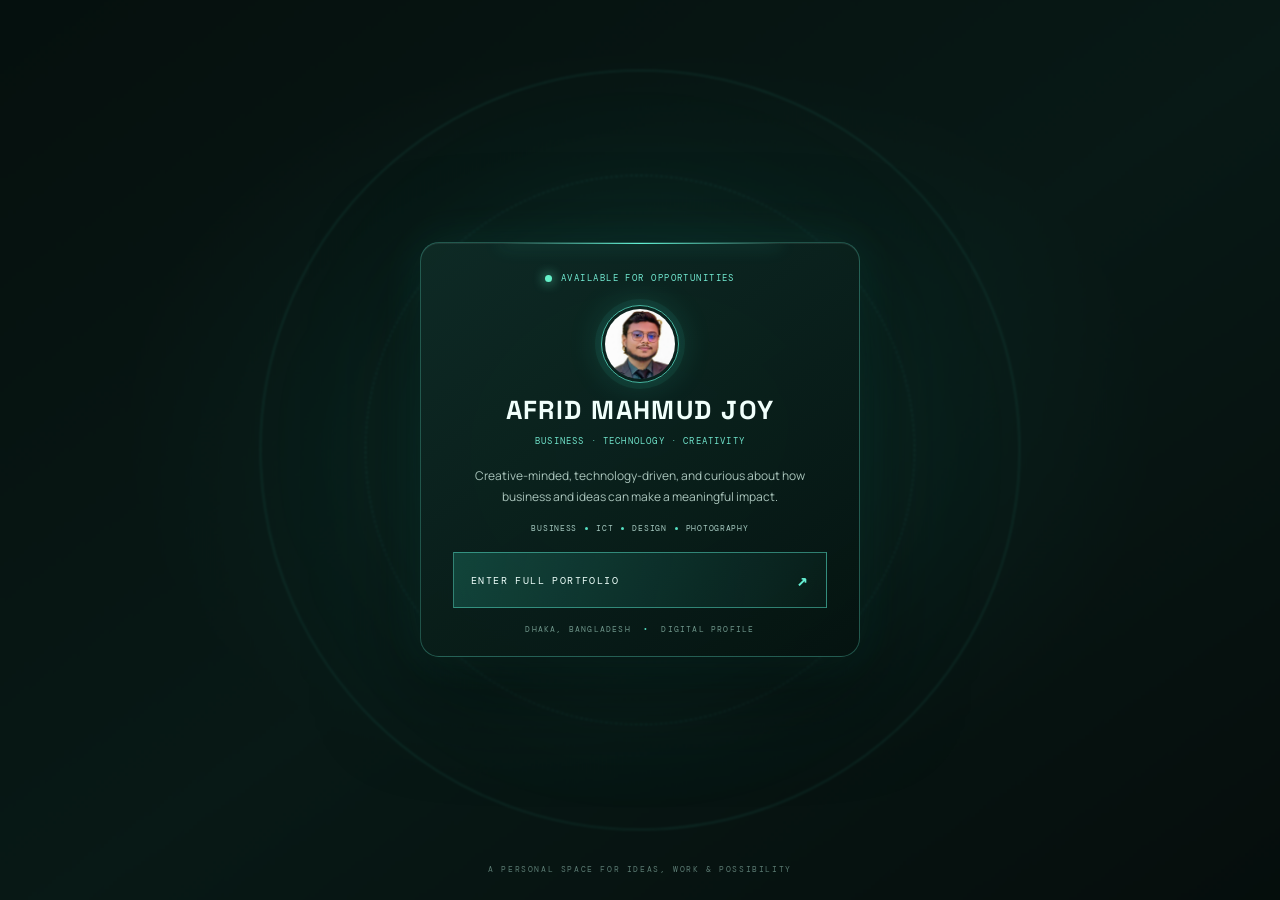
<file: afrid-personal-website-v5/index.html>
<!doctype html>
<html lang="en" data-theme="dark">
<head>
  <meta charset="utf-8">
  <meta name="viewport" content="width=device-width, initial-scale=1, viewport-fit=cover">
  <meta name="theme-color" content="#07110f">
  <meta name="description" content="Md. Afrid Mahmud Joy — Business, Technology and Creativity. Explore selected work, skills, education and experience.">
  <meta name="color-scheme" content="dark light">
  <meta property="og:title" content="Md. Afrid Mahmud Joy — Digital Portfolio">
  <meta property="og:description" content="Business · Technology · Creativity">
  <meta property="og:type" content="website">
  <title>Md. Afrid Mahmud Joy — Digital Portfolio</title>
  <link rel="preconnect" href="https://fonts.googleapis.com">
  <link rel="preconnect" href="https://fonts.gstatic.com" crossorigin>
  <link href="https://fonts.googleapis.com/css2?family=DM+Mono:wght@400;500&family=Manrope:wght@400;500;600;700;800&family=Space+Grotesk:wght@400;500;600;700&display=swap" rel="stylesheet">
  <link rel="stylesheet" href="styles.css">
  <script defer src="script.js"></script>
</head>
<body>
  <div class="flight-layer" id="flight-layer" aria-hidden="true"></div>
  <div class="ambient ambient-grid" aria-hidden="true"></div>
  <div class="ambient ambient-glow glow-one" aria-hidden="true"></div>
  <div class="ambient ambient-glow glow-two" aria-hidden="true"></div>
  <div class="ambient ambient-noise" aria-hidden="true"></div>
  <div class="cursor-dot" aria-hidden="true"></div>
  <div class="cursor-ring" aria-hidden="true"></div>

  <div class="preloader" id="preloader" aria-label="Loading portfolio">
    <div class="preloader-mark" aria-label="JOY"><span>J</span><span>O</span><span>Y</span></div>
    <p>INITIALIZING DIGITAL EXPERIENCE</p>
    <div class="preloader-track"><span id="load-progress"></span></div>
    <small id="load-label">LOADING 00%</small>
  </div>

  <section class="entry-screen" id="entry-screen" aria-labelledby="entry-name">
    <div class="entry-backdrop" aria-hidden="true">
      <div class="entry-orbit orbit-a"></div><div class="entry-orbit orbit-b"></div>
      <div class="entry-light"></div>
    </div>
    <div class="entry-card">
      <div class="entry-status" id="move-status"><span></span> AVAILABLE FOR OPPORTUNITIES</div>
      <img class="entry-photo" id="move-photo" src="assets/profile.jpg" alt="Portrait of Md. Afrid Mahmud Joy" fetchpriority="high">
      <h1 class="entry-name" id="move-name">AFRID MAHMUD JOY</h1>
      <p class="entry-role" id="move-role">BUSINESS · TECHNOLOGY · CREATIVITY</p>
      <p class="entry-intro" id="move-intro">Creative-minded, technology-driven, and curious about how business and ideas can make a meaningful impact.</p>
      <div class="entry-tags" id="move-tags"><span>BUSINESS</span><i></i><span>ICT</span><i></i><span>DESIGN</span><i></i><span>PHOTOGRAPHY</span></div>
      <button class="enter-button" id="enter-button" type="button">
        <span>ENTER FULL PORTFOLIO</span><b>↗</b>
      </button>
      <small class="entry-foot">DHAKA, BANGLADESH <span>•</span> DIGITAL PROFILE</small>
    </div>
    <div class="entry-hint">A PERSONAL SPACE FOR IDEAS, WORK & POSSIBILITY</div>
  </section>

  <div class="experience-shell" id="experience-shell" aria-hidden="true" tabindex="-1">
    <header class="site-header">
      <div class="header-main">
        <a class="identity" href="#home" data-go="0" aria-label="Return to home">
          <span class="avatar-slot" id="avatar-slot"></span>
          <span class="identity-copy"><strong id="name-slot"></strong><small id="role-slot"></small></span>
        </a>
        <div class="header-controls">
          <button class="icon-control theme-toggle" type="button" aria-label="Switch to light theme" aria-pressed="false" title="Switch theme"><span class="control-symbol theme-symbol">☼</span><span class="control-label theme-word">LIGHT</span></button>
          <button class="icon-control sound-toggle" type="button" aria-label="Turn sound effects on" aria-pressed="false" title="Sound effects"><span class="control-symbol sound-symbol">♪</span><span class="control-label sound-word">SOUND OFF</span></button>
        </div>
      </div>
      <nav class="quick-nav" aria-label="Jump to portfolio section">
        <button class="nav-item is-active" data-go="0">Home</button>
        <button class="nav-item" data-go="1">About</button>
        <button class="nav-item" data-go="2">Skills</button>
        <button class="nav-item" data-go="3">NUCB</button>
        <button class="nav-item" data-go="4">Experience</button>
        <button class="nav-item" data-go="5">Leadership</button>
        <button class="nav-item" data-go="6">Diploma</button>
        <button class="nav-item" data-go="7">Projects</button>
        <button class="nav-item" data-go="8">Education</button>
        <button class="nav-item" data-go="9">Credentials</button>
        <button class="nav-item" data-go="10">Turquoise</button>
        <button class="nav-item" data-go="11">Contact</button>
      </nav>
    </header>

    <main class="scene-stage" id="scene-stage">
      <section class="scene scene-home is-active" id="home" data-scene="0" aria-label="Home">
        <div class="scene-inner home-layout">
          <div class="home-copy">
            <div class="hero-status-slot" id="status-slot"></div>
            <p class="eyebrow">A MULTIDISCIPLINARY CREATIVE PROFILE <span>/</span> DHAKA, BANGLADESH</p>
            <h2 class="hero-title">Ideas into<br><em>impact.</em></h2>
            <div class="hero-intro-slot" id="intro-slot"></div>
            <div class="hero-tags-slot" id="tags-slot"></div>
            <div class="hero-actions">
              <button class="primary-action" data-go="7">EXPLORE SELECTED WORK <span>↗</span></button>
              <a class="secondary-action" href="assets/cv.pdf" target="_blank" rel="noopener">VIEW CURRICULUM VITAE <span>↗</span></a>
            </div>
          </div>
          <div class="hero-art" aria-label="Abstract turquoise digital identity artwork">
            <div class="art-grid"></div>
            <div class="art-orbit art-orbit-1"></div><div class="art-orbit art-orbit-2"></div><div class="art-orbit art-orbit-3"></div>
            <div class="art-core"><div class="core-ring"></div><div class="core-monogram">J<span>•</span>Y</div><small>IDEAS / PEOPLE / POSSIBILITY</small></div>
            <div class="art-label label-top">CREATIVE SYSTEM <b>05</b></div>
            <div class="art-label label-bottom">BUSINESS × TECHNOLOGY × CREATIVITY</div>
            <div class="floating-note note-a"><span>↗</span><small>THINK<br>FORWARD</small></div>
            <div class="floating-note note-b"><span>{ }</span><small>MAKE<br>USEFUL</small></div>
          </div>
          <div class="home-bottom"><span>SCROLL OR USE THE NAVIGATION TO EXPLORE</span><span class="bottom-line"></span><span>01 <b>/</b> 12</span></div>
        </div>
      </section>

      <section class="scene" id="about" data-scene="1" aria-label="About">
        <div class="scene-inner">
          <div class="section-heading">
            <div><p class="section-kicker">01 / THE PERSON</p><h2>Curious by nature.<br><span>Creative by choice.</span></h2></div>
            <p class="section-lead">A blend of creative execution, communication, technical learning and a growing interest in business analytics.</p>
          </div>
          <div class="about-layout">
            <div class="about-statement">
              <div class="quote-mark">“</div>
              <p>I connect creative thinking with practical execution — bringing ideas to life through design, communication and technology.</p>
              <small>MY WORKING PHILOSOPHY</small>
            </div>
            <div class="about-copy">
              <p>My journey has grown through freelance design projects, teaching, college clubs and collaborative initiatives. I enjoy learning by doing, taking responsibility and finding thoughtful ways to solve problems.</p>
              <p>I'm especially interested in the space where business strategy, digital tools and analytical thinking meet — and in how thoughtful ideas can become meaningful experiences.</p>
              <p>Outside work, I enjoy photography, sketching, learning about technology and exploring stories through films and books.</p>
              <div class="about-facts"><span>BASED IN <b>DHAKA, BANGLADESH</b></span><span>INTERESTS <b>BUSINESS / ICT / DESIGN</b></span></div>
            </div>
          </div>
          <div class="stat-row">
            <article><strong>7<span>+</span></strong><small>YEARS OF CREATIVE EXPERIENCE</small></article>
            <article><strong>100<span>+</span></strong><small>PROJECTS COMPLETED</small></article>
            <article><strong>03</strong><small>CONNECTED INTERESTS</small></article>
            <article><strong>∞</strong><small>IDEAS TO EXPLORE</small></article>
          </div>
        </div>
      </section>

      <section class="scene scene-skills" id="skills" data-scene="2" aria-label="Skills">
        <div class="scene-inner skills-layout">
          <div class="section-heading skills-heading">
            <div><p class="section-kicker">02 / MY TOOLKIT</p><h2>Skills in<br><span>motion.</span></h2></div>
            <p class="section-lead">Drag the orbit, swipe, or select a category to explore practical skills and learning foundations.</p>
          </div>
          <div class="skill-filters" id="skill-filters" aria-label="Filter skills"></div>
          <div class="skill-explorer">
            <div class="orbit-wrap" id="orbit-wrap" aria-label="Interactive rotating skills wheel">
              <div class="orbit-halo"></div><div class="orbit-ring-line"></div>
              <div class="orbit-nodes" id="orbit-nodes"></div>
              <div class="orbit-center">
                <span class="orbit-center-kicker" id="skill-category">SELECTED SKILL</span>
                <strong id="skill-name">Graphic Design</strong>
                <p id="skill-description">Visual communication through layout, typography, imagery and promotional design.</p>
                <small id="skill-context">PRACTICAL CREATIVE WORK</small>
              </div>
            </div>
            <div class="skill-side">
              <div class="skill-side-number"><span id="skill-number">01</span><i>/</i><span id="skill-total">28</span></div>
              <h3>Explore the toolkit.</h3>
              <p id="skill-evidence">Supported by practical creative work and collaborative projects. Formal certification is only shown when a verified document is available.</p>
              <div class="skill-buttons"><button id="skill-prev" type="button" aria-label="Previous skill">←</button><button id="skill-next" type="button" aria-label="Next skill">→</button></div>
              <span class="drag-hint">DRAG THE ORBIT / CLICK A SKILL</span>
            </div>
          </div>
        </div>
      </section>

      <section class="scene scene-nucb" id="nucb" data-scene="3" aria-label="NUCB">
        <div class="scene-inner nucb-layout">
          <div class="nucb-copy">
            <p class="section-kicker">03 / GLOBAL BUSINESS EDUCATION</p>
            <p class="nucb-overline">JAPAN <span>·</span> INTERNATIONAL PERSPECTIVE</p>
            <h2>Global BBA<br><em>bound for Japan.</em></h2>
            <h3>Nagoya University of Commerce and Business</h3>
            <p>Incoming Global BBA student for the April 2027 intake. Preparing to study international business, management, entrepreneurship, economics and marketing while exploring how technology and analytical thinking can support better decisions.</p>
            <div class="nucb-tags"><span>GLOBAL BUSINESS</span><span>CASE METHOD</span><span>BUSINESS ANALYTICS</span></div>
            <a class="text-action" href="https://www.nucba.ac.jp/english/" target="_blank" rel="noopener noreferrer">DISCOVER NUCB <span>↗</span></a>
          </div>
          <div class="nucb-visual">
            <div class="nucb-orbit nucb-orbit-a"></div><div class="nucb-orbit nucb-orbit-b"></div>
            <div class="nucb-seal"><span>NU</span><b>CB</b><small>NAGOYA · JAPAN</small></div>
            <div class="nucb-coordinate">35°10' N / 136°54' E</div>
            <div class="nucb-side-label">LEARN / CONNECT / BUILD</div>
          </div>
        </div>
      </section>

      <section class="scene" id="experience" data-scene="4" aria-label="Experience">
        <div class="scene-inner">
          <div class="section-heading">
            <div><p class="section-kicker">04 / WHAT I'VE DONE</p><h2>Experience &<br><span>involvement.</span></h2></div>
            <p class="section-lead">Roles and responsibilities that have shaped how I work, communicate and contribute.</p>
          </div>
          <div class="experience-grid">
            <article class="experience-card"><span class="card-index">01 / FREELANCE</span><div class="card-symbol">↗</div><h3>Freelance Graphic Designer</h3><p class="card-place">BD MART <span>·</span> Alberta, Canada</p><p>Social media content, catalogs, promotional campaigns and brand visuals.</p><small>DESIGN / DIGITAL CONTENT</small></article>
            <article class="experience-card"><span class="card-index">02 / FREELANCE</span><div class="card-symbol">✳</div><h3>Freelance Graphic Designer</h3><p class="card-place">Iqra Meat and Supermarket <span>·</span> Alberta, Canada</p><p>Flyers, promotional graphics and digital advertising creatives.</p><small>VISUAL COMMUNICATION</small></article>
            <article class="experience-card"><span class="card-index">03 / EDUCATION</span><div class="card-symbol">{ }</div><h3>ICT Teacher</h3><p class="card-place">Carbon Academy <span>·</span> Dhaka, Bangladesh</p><p>Taught ICT to Class 11 students and supported their learning.</p><small>TEACHING / ICT</small></article>
            <article class="experience-card"><span class="card-index">04 / VOLUNTEERING</span><div class="card-symbol">◎</div><h3>Assistant Patrol Leader & Graphic Designer</h3><p class="card-place">Red Crescent Youth <span>·</span> Government Titumir College Unit</p><p>Supported youth activities, team initiatives and visual communication.</p><small>COMMUNITY / TEAMWORK</small></article>
          </div>
        </div>
      </section>

      <section class="scene" id="leadership" data-scene="5" aria-label="Leadership and community">
        <div class="scene-inner">
          <div class="section-heading">
            <div><p class="section-kicker">05 / LEADERSHIP & COMMUNITY</p><h2>Beyond the<br><span>classroom.</span></h2></div>
            <p class="section-lead">Experiences built around teamwork, creative contribution and taking responsibility.</p>
          </div>
          <div class="leadership-list">
            <article><span class="leadership-no">01</span><div><small>VICE PRESIDENT</small><h3>Photography & Arts Club</h3><p>Sabujbagh Government College</p></div><span class="leadership-arrow">↗</span></article>
            <article><span class="leadership-no">02</span><div><small>VICE PRESIDENT · ADMINISTRATION & IT</small><h3>English Language Club</h3><p>Sabujbagh Government College</p></div><span class="leadership-arrow">↗</span></article>
            <article><span class="leadership-no">03</span><div><small>GRAPHIC DESIGNER</small><h3>Psychology Society</h3><p>Government Titumir College</p></div><span class="leadership-arrow">↗</span></article>
            <article><span class="leadership-no">04</span><div><small>ASSISTANT PATROL LEADER</small><h3>Red Crescent Youth</h3><p>Government Titumir College Unit</p></div><span class="leadership-arrow">↗</span></article>
          </div>
        </div>
      </section>

      <section class="scene scene-diploma" id="diploma" data-scene="6" aria-label="Technical diploma">
        <div class="scene-inner diploma-layout">
          <div class="diploma-copy">
            <p class="section-kicker">06 / TECHNICAL EDUCATION</p>
            <h2>Information &<br><span>Communication Technology.</span></h2>
            <p>A two-year, skills-oriented technical programme covering computing, software, networking and digital production.</p>
            <div class="diploma-badge"><span>ICT</span><div><b>TECHNICAL DIPLOMA</b><small>PURE INFORMATION TECHNOLOGY ENGINEERING TRAINING INSTITUTE BANGLADESH</small></div></div>
            <div class="diploma-facts"><div><small>DURATION</small><b>JAN 2024 – DEC 2025</b></div><div><small>PROGRAMME</small><b>2 YEARS</b></div><div><small>COURSE LOAD</small><b>80 CREDITS · 20 SUBJECTS</b></div></div>
            <p class="diploma-note">Academic grades are not displayed on this public profile. Document spaces will be linked when verified files are added.</p>
          </div>
          <div class="subjects-panel">
            <div class="subjects-head"><span>PROGRAMME SUBJECTS</span><b>20</b></div>
            <div class="subject-list" id="subject-list">
              <span>Computing Basics</span><span>Application Packages</span><span>Computer Programming</span><span>Database Management Systems</span><span>Professional English</span><span>CAD and Multimedia</span><span>Data Communication & Networks</span><span>Internet & Web Technology</span><span>System Analysis & Design</span><span>Project</span><span>Computer Fundamentals & Office Automation</span><span>Operating System (Windows & Linux)</span><span>Data Structure & Algorithm</span><span>Programming Business English</span><span>Graphics Designing</span><span>Programming With Visual Tools</span><span>Cloud Computing</span><span>Internet & Web Technology with Programming</span><span>Multimedia & CAD</span><span>Computer Applications</span>
            </div>
            <div class="subjects-foot">A COURSEWORK OVERVIEW — NOT A PROFESSIONAL CERTIFICATION CLAIM.</div>
          </div>
        </div>
      </section>

      <section class="scene scene-projects" id="work" data-scene="7" aria-label="Selected projects">
        <div class="scene-inner">
          <div class="section-heading project-heading">
            <div><p class="section-kicker">07 / SELECTED WORK</p><h2>Made with<br><span>intention.</span></h2></div>
            <p class="section-lead">A growing collection of design work, campaigns, community projects and creative experiments.</p>
          </div>
          <div class="project-filters" id="project-filters"><button class="filter-button is-active" data-filter="All">ALL WORK</button><button class="filter-button" data-filter="Design">DESIGN</button><button class="filter-button" data-filter="Digital">DIGITAL CONTENT</button><button class="filter-button" data-filter="Community">COMMUNITY</button></div>
          <div class="project-grid">
            <article class="project-card" data-category="Design"><div class="project-art art-brand"><span>BD</span><small>VISUAL SYSTEM / 01</small><i>↗</i></div><div class="project-meta"><span>BRAND & GRAPHIC DESIGN</span><b>01</b></div><h3>Brand visuals & campaigns</h3><p>Promotional graphics, catalog layouts and social content created for BD MART.</p><small class="asset-note">PROJECT PREVIEW ASSETS TO BE ADDED</small></article>
            <article class="project-card" data-category="Digital"><div class="project-art art-digital"><span>CONTENT</span><small>CREATIVE COMMUNICATION / 02</small><i>✳</i></div><div class="project-meta"><span>DIGITAL CONTENT</span><b>02</b></div><h3>Social content & promotions</h3><p>Flyers and digital advertising creatives developed for Iqra Meat and Supermarket.</p><small class="asset-note">PROJECT PREVIEW ASSETS TO BE ADDED</small></article>
            <article class="project-card" data-category="Community"><div class="project-art art-community"><span>TOGETHER</span><small>COMMUNITY / 03</small><i>◎</i></div><div class="project-meta"><span>COMMUNITY DESIGN</span><b>03</b></div><h3>Club & community projects</h3><p>Visual communication and creative contributions for student clubs and youth initiatives.</p><small class="asset-note">PROJECT PREVIEW ASSETS TO BE ADDED</small></article>
          </div>
          <p class="project-footnote">These cards describe work areas from the experience listed above. Original visual samples will be added when the matching project files are available.</p>
        </div>
      </section>

      <section class="scene" id="education" data-scene="8" aria-label="Education">
        <div class="scene-inner education-layout">
          <div class="section-heading">
            <div><p class="section-kicker">08 / ACADEMIC BACKGROUND</p><h2>Learning is a<br><span>continuum.</span></h2></div>
            <p class="section-lead">Academic and technical learning across business studies, psychology and information technology.</p>
          </div>
          <div class="education-timeline">
            <article><span class="education-year">2021</span><div class="timeline-dot"></div><div><small>SECONDARY SCHOOL CERTIFICATE · SCIENCE</small><h3>Ideal School & College</h3><p>Motijheel, Dhaka</p></div><b>SSC</b></article>
            <article><span class="education-year">2023</span><div class="timeline-dot"></div><div><small>HIGHER SECONDARY CERTIFICATE · BUSINESS STUDIES</small><h3>Sabujbagh Government College</h3><p>Dhaka, Bangladesh</p></div><b>HSC</b></article>
            <article><span class="education-year">2023–24</span><div class="timeline-dot"></div><div><small>PSYCHOLOGY STUDIES</small><h3>Government Titumir College</h3><p>Dhaka, Bangladesh</p></div><b>PSY</b></article>
            <article><span class="education-year">2027 →</span><div class="timeline-dot timeline-future"></div><div><small>INCOMING · GLOBAL BUSINESS ADMINISTRATION</small><h3>Nagoya University of Commerce and Business</h3><p>Nagoya, Japan · April 2027 intake</p></div><b>BBA</b></article>
          </div>
          <p class="education-note">Academic grades and language-test scores are intentionally not published on this portfolio.</p>
        </div>
      </section>

      <section class="scene" id="credentials" data-scene="9" aria-label="Credentials and recognition">
        <div class="scene-inner">
          <div class="section-heading">
            <div><p class="section-kicker">09 / LEARNING & RECOGNITION</p><h2>My journey,<br><span>documented.</span></h2></div>
            <p class="section-lead">Verified certificates, achievements and supporting documents belong here. Empty spaces are intentional until source files are added.</p>
          </div>
          <div class="credential-grid">
            <article><span>01</span><div class="credential-icon">◎</div><small>EXTRA-CURRICULAR ACTIVITIES</small><h3>Clubs & volunteering</h3><p>Club involvement, volunteering, leadership roles and event participation.</p><b>DOCUMENTS TO BE ADDED</b></article>
            <article><span>02</span><div class="credential-icon">✳</div><small>AWARDS & ACHIEVEMENTS</small><h3>Recognition</h3><p>Event achievements, organizing recognition and notable milestones.</p><b>DOCUMENTS TO BE ADDED</b></article>
            <article><span>03</span><div class="credential-icon">{ }</div><small>SKILL CERTIFICATIONS</small><h3>Training & learning</h3><p>Training certificates, workshops, courses and professional development.</p><a href="https://drive.google.com/drive/folders/10NMa6vzYUs70Mgr1zJuOoRrvjVai0hAB?usp=drive_link" target="_blank" rel="noopener noreferrer">OPEN CERTIFICATES FOLDER ↗</a></article>
            <article><span>04</span><div class="credential-icon">↗</div><small>SUPPORTING DOCUMENTS</small><h3>Selected evidence</h3><p>Additional documents for selected activities and technical education.</p><b>VERIFIED FILES ONLY</b></article>
          </div>
        </div>
      </section>

      <section class="scene scene-turquoise" id="turquoise" data-scene="10" aria-label="Turquoise venture">
        <div class="scene-inner turquoise-layout">
          <div class="turquoise-copy">
            <p class="section-kicker">10 / A PERSONAL VENTURE</p>
            <p class="founder-label">FOUNDER & CREATIVE LEAD</p>
            <h2>TURQUOISE<span>.</span></h2>
            <h3>A clothing and creative venture.</h3>
            <p>A space for ideas, identity and personal style — bringing together visual direction, brand thinking and creative experimentation.</p>
            <a class="text-action" href="https://www.facebook.com/yourturquoise" target="_blank" rel="noopener noreferrer">VISIT TURQUOISE ON FACEBOOK <span>↗</span></a>
          </div>
          <div class="turquoise-art" aria-label="Abstract turquoise brand artwork">
            <div class="turquoise-ring ring-one"></div><div class="turquoise-ring ring-two"></div>
            <div class="turquoise-wordmark">T<span>Q</span></div>
            <small>IDENTITY / FORM / EXPRESSION</small>
            <div class="turquoise-stamp">TURQUOISE<br>CREATIVE VENTURE</div>
          </div>
          <p class="turquoise-note">Brand logo, product visuals, campaigns and brand-story images will be added from the original source assets. This is a visual identity placeholder, not a product listing.</p>
        </div>
      </section>

      <section class="scene scene-contact" id="contact" data-scene="11" aria-label="Contact">
        <div class="scene-inner contact-layout">
          <div class="contact-topline"><p class="section-kicker">11 / START A CONVERSATION</p><span>OPEN TO MEANINGFUL CONNECTIONS</span></div>
          <h2>Have an idea?<br><em>Let's connect.</em></h2>
          <div class="contact-grid">
            <div class="contact-primary"><p>For collaborations, design projects, opportunities or a thoughtful conversation — reach out.</p><a class="email-link" href="mailto:afridmahmudjoy@gmail.com">afridmahmudjoy@gmail.com <span>↗</span></a><a class="cv-link" href="assets/cv.pdf" target="_blank" rel="noopener">VIEW CURRICULUM VITAE ↗</a></div>
            <div class="contact-links">
              <a href="https://wa.me/8801301918968" target="_blank" rel="noopener noreferrer"><span>WHATSAPP</span><b>↗</b></a>
              <a href="https://www.linkedin.com/in/afridmahmudjoy/" target="_blank" rel="noopener noreferrer"><span>LINKEDIN</span><b>↗</b></a>
              <a href="https://www.instagram.com/afridmahmud_joy/" target="_blank" rel="noopener noreferrer"><span>INSTAGRAM</span><b>↗</b></a>
              <a href="https://www.facebook.com/afrid.joy" target="_blank" rel="noopener noreferrer"><span>FACEBOOK</span><b>↗</b></a>
            </div>
          </div>
          <div class="contact-footer"><span>© <span id="year"></span> MD. AFRID MAHMUD JOY</span><span>MADE WITH INTENTION <i>✳</i></span><button id="back-home" type="button">BACK TO HOME ↑</button></div>
        </div>
      </section>
    </main>

    <div class="scene-controls">
      <button id="scene-prev" type="button" aria-label="Previous section">←</button>
      <div class="scene-progress"><span id="scene-progress-fill"></span></div>
      <span class="scene-counter"><b id="scene-current">01</b> / 12</span>
      <button id="scene-next" type="button" aria-label="Next section">→</button>
    </div>
    <div class="site-toast" id="site-toast" role="status" aria-live="polite"></div>
  </div>
</body>
</html>
</file>
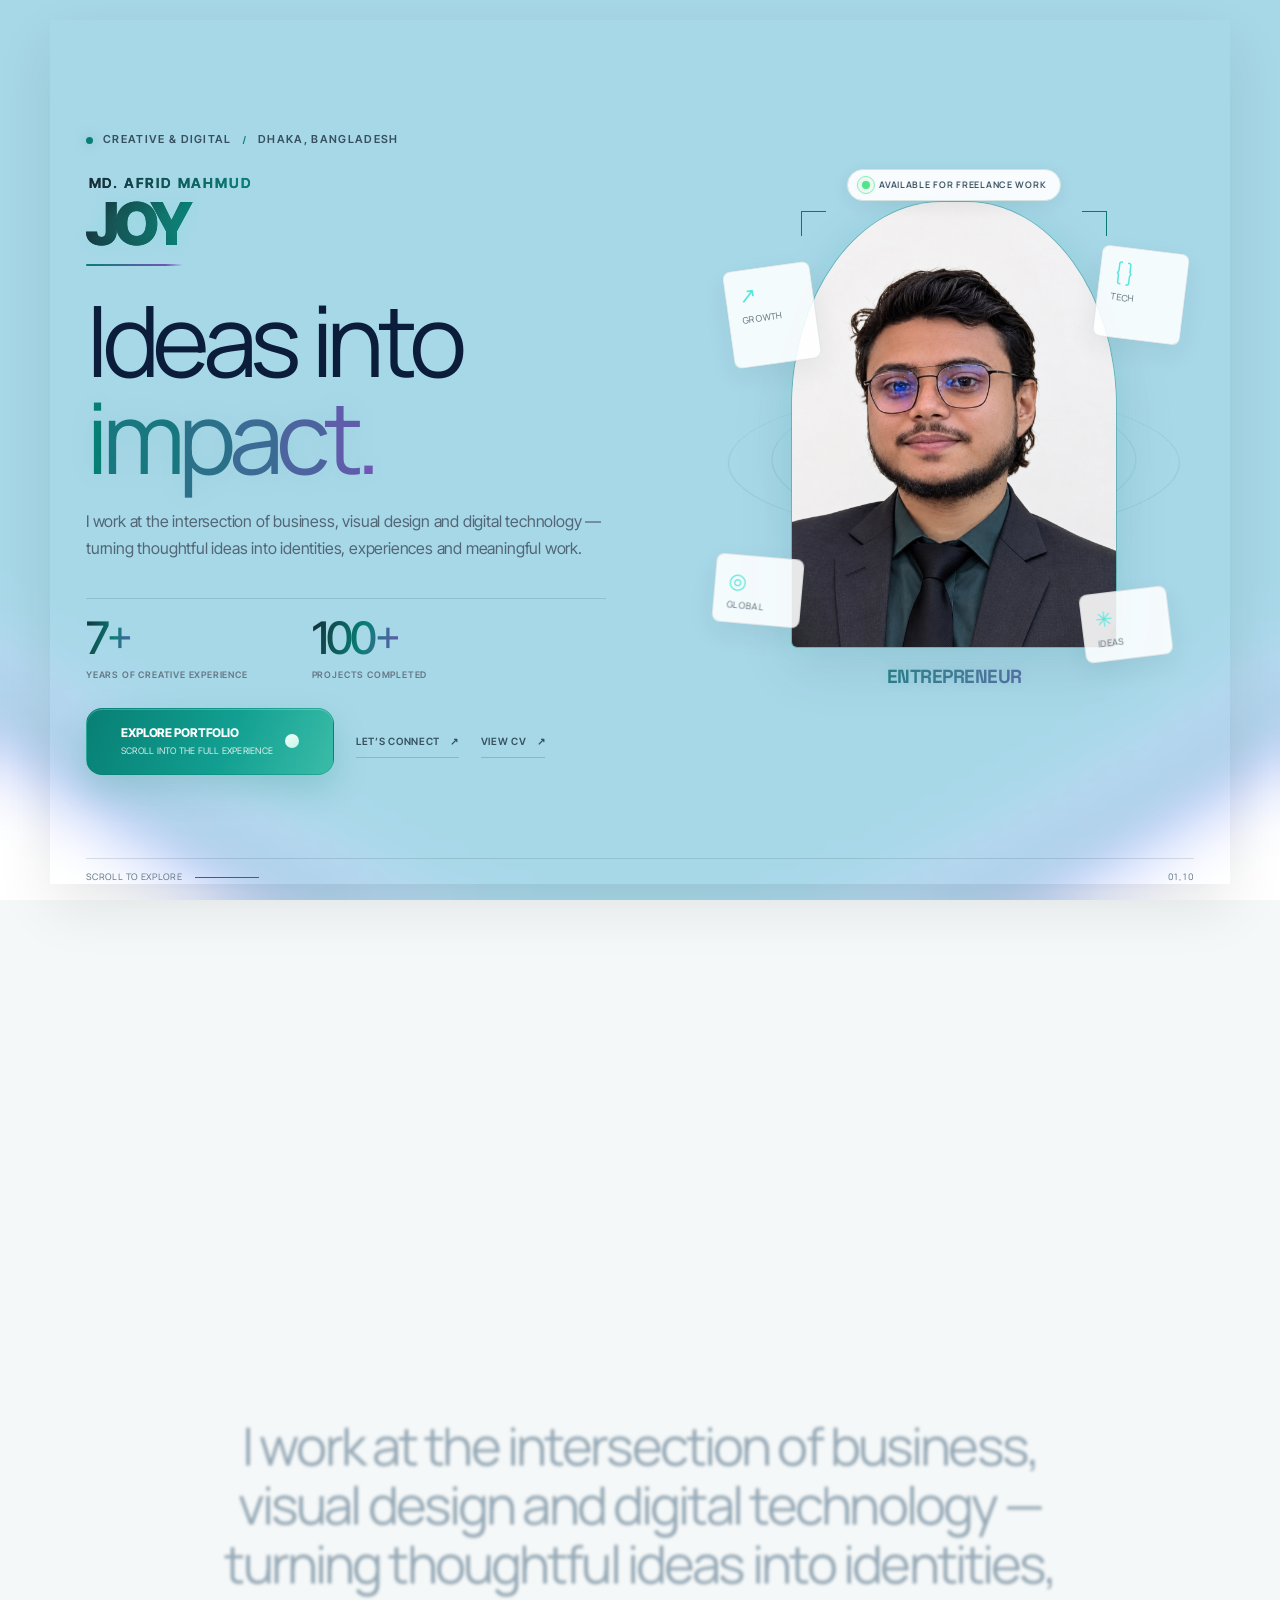
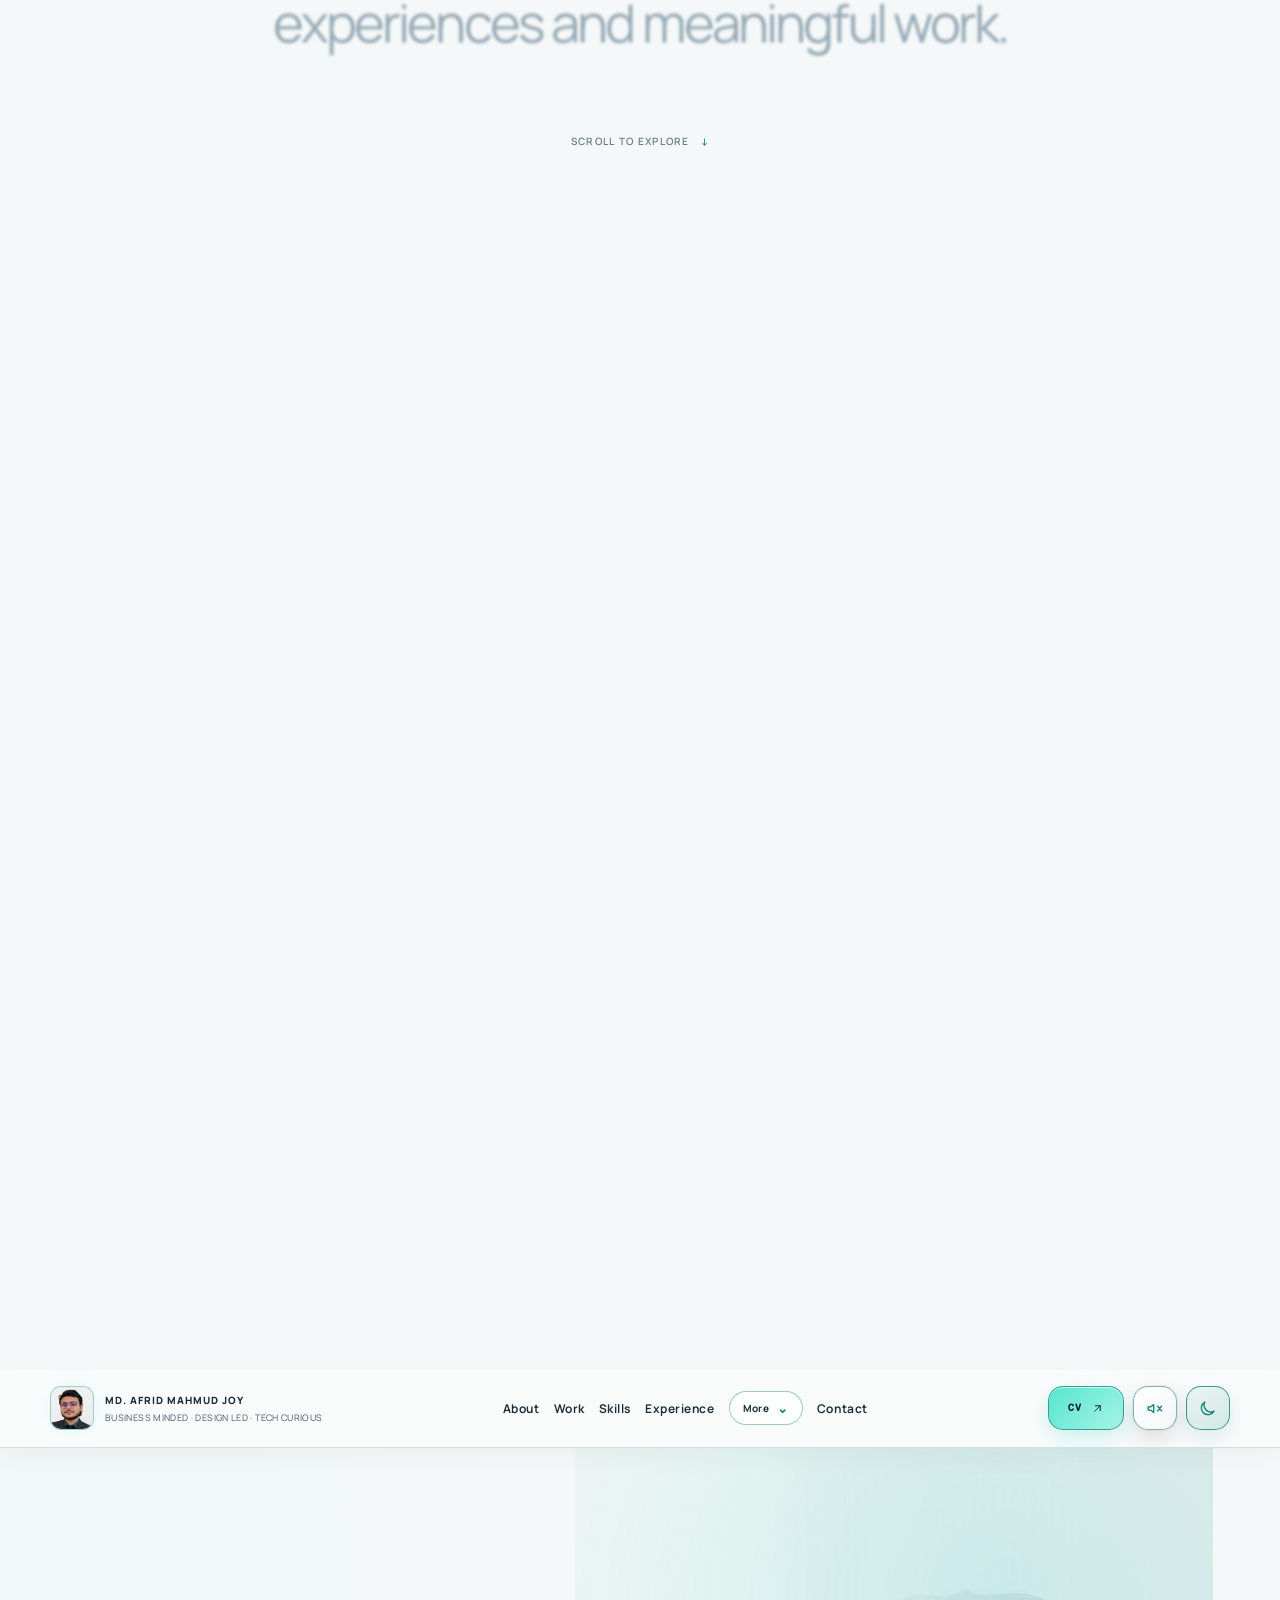
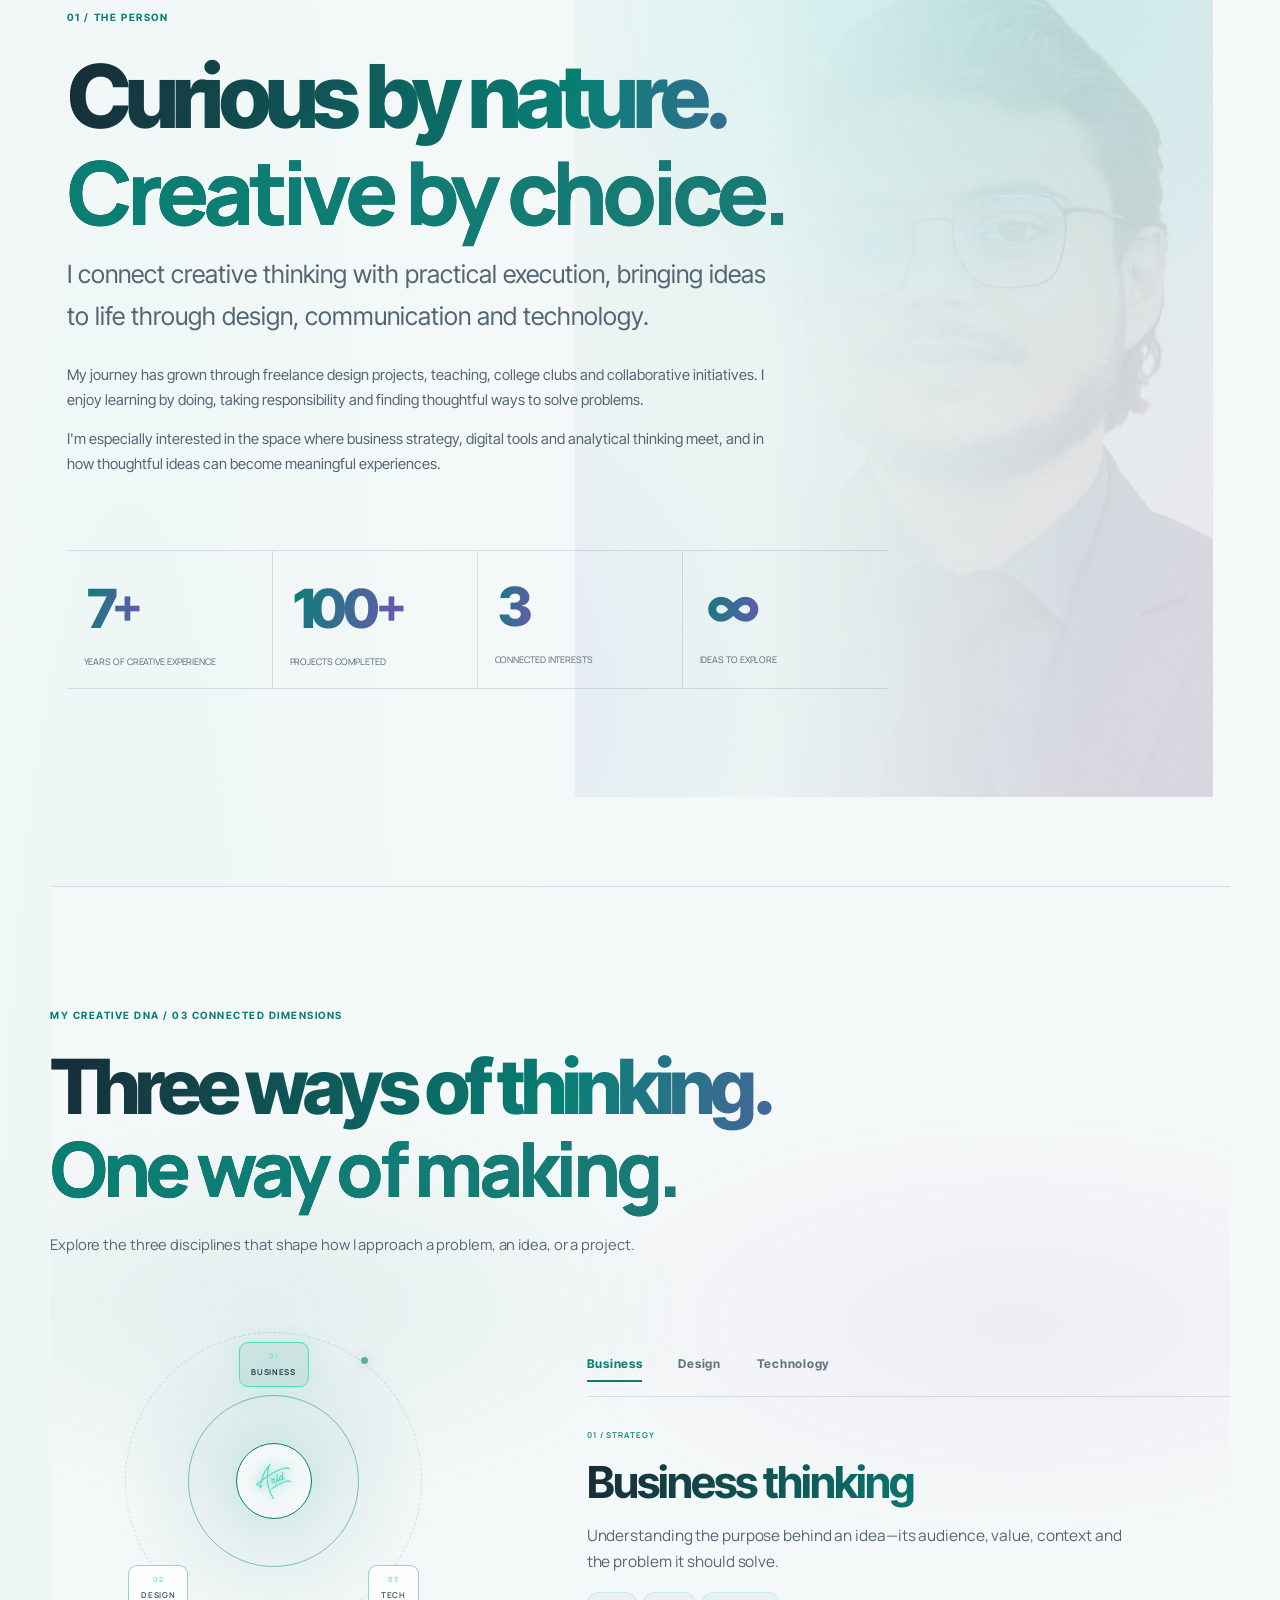
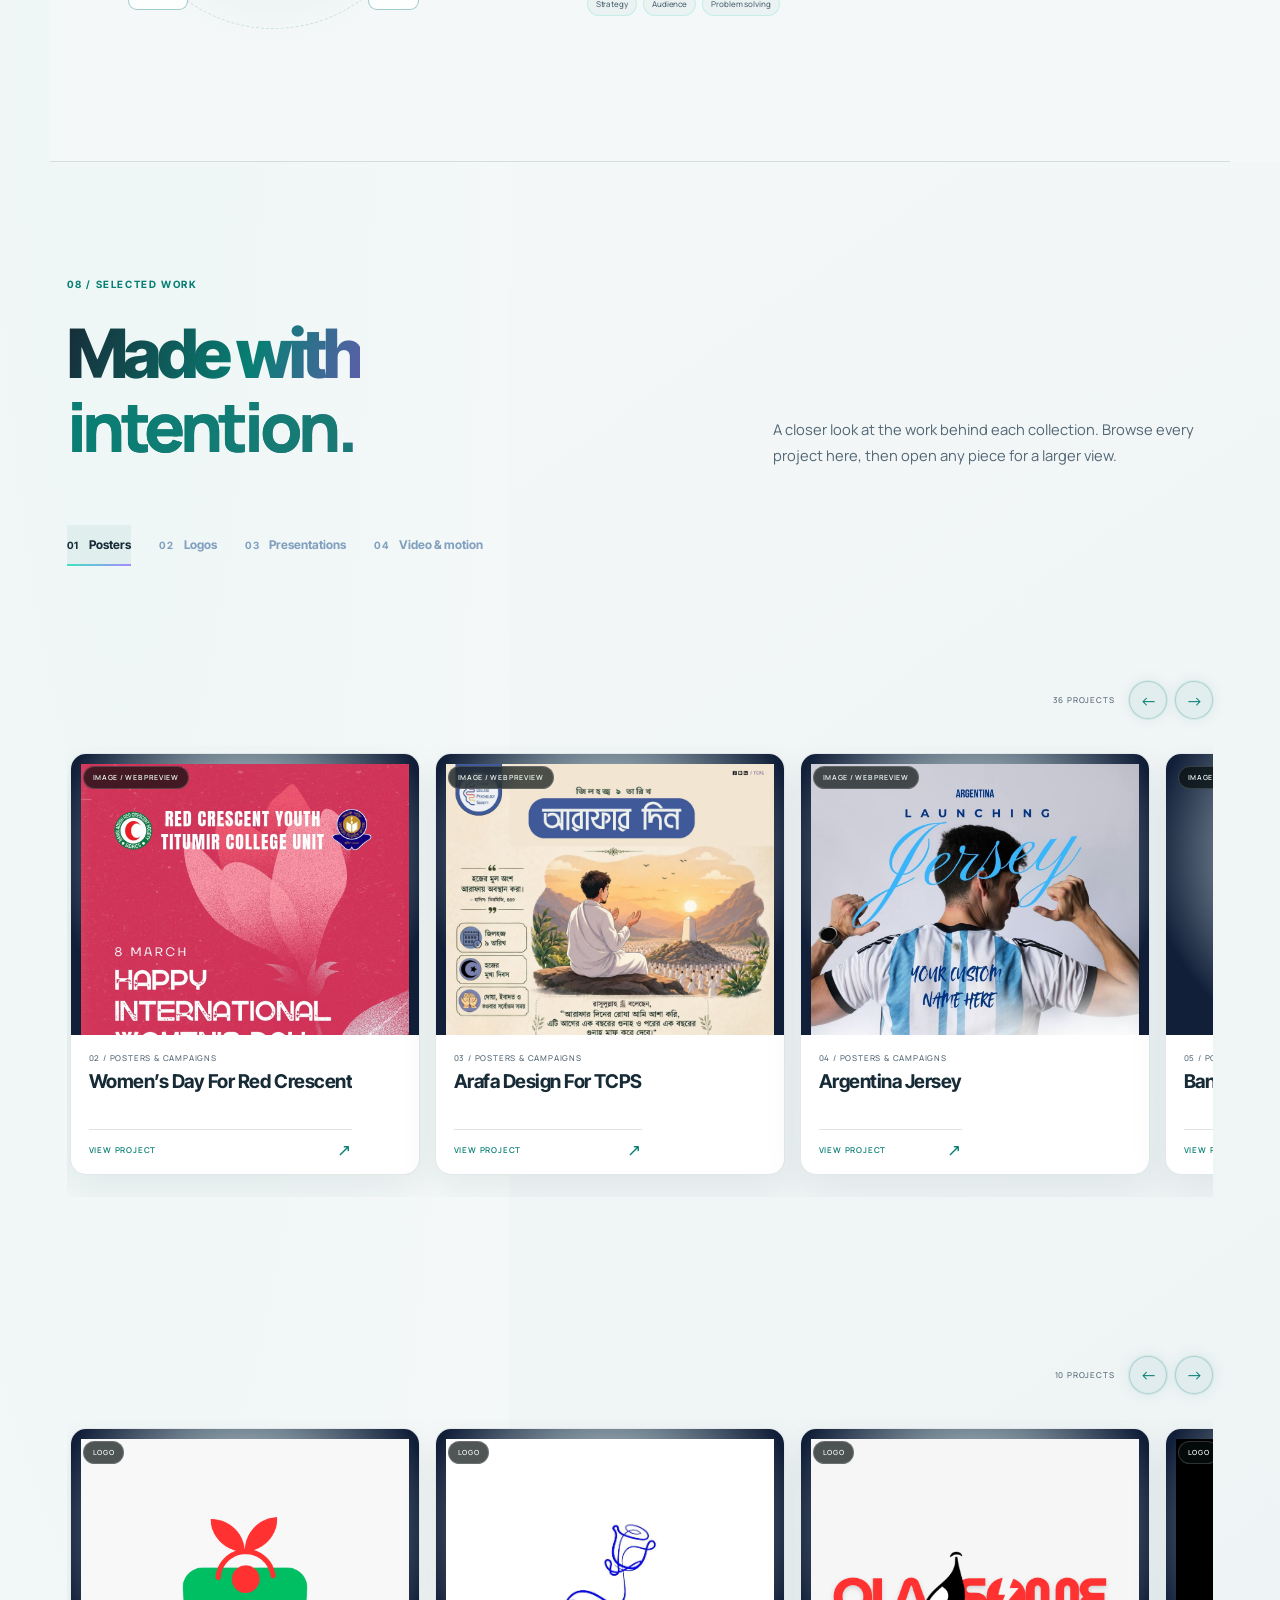
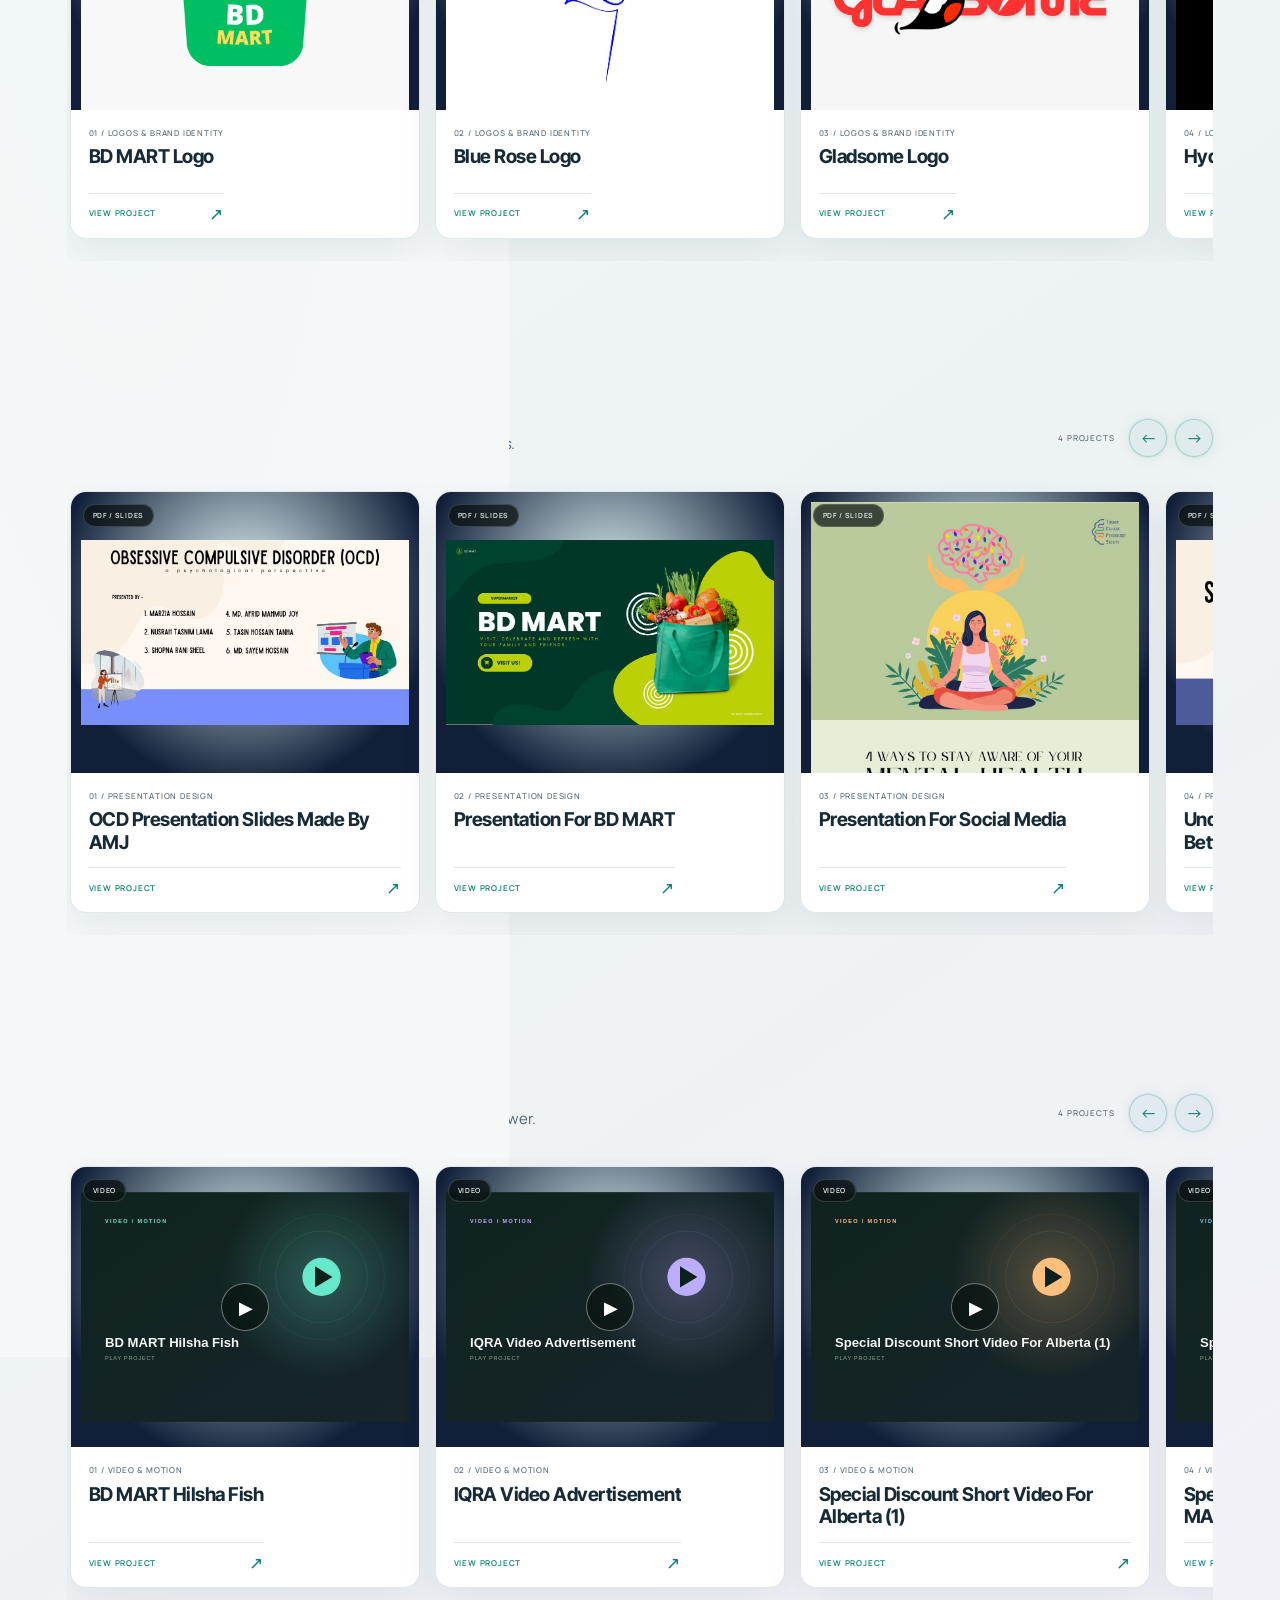
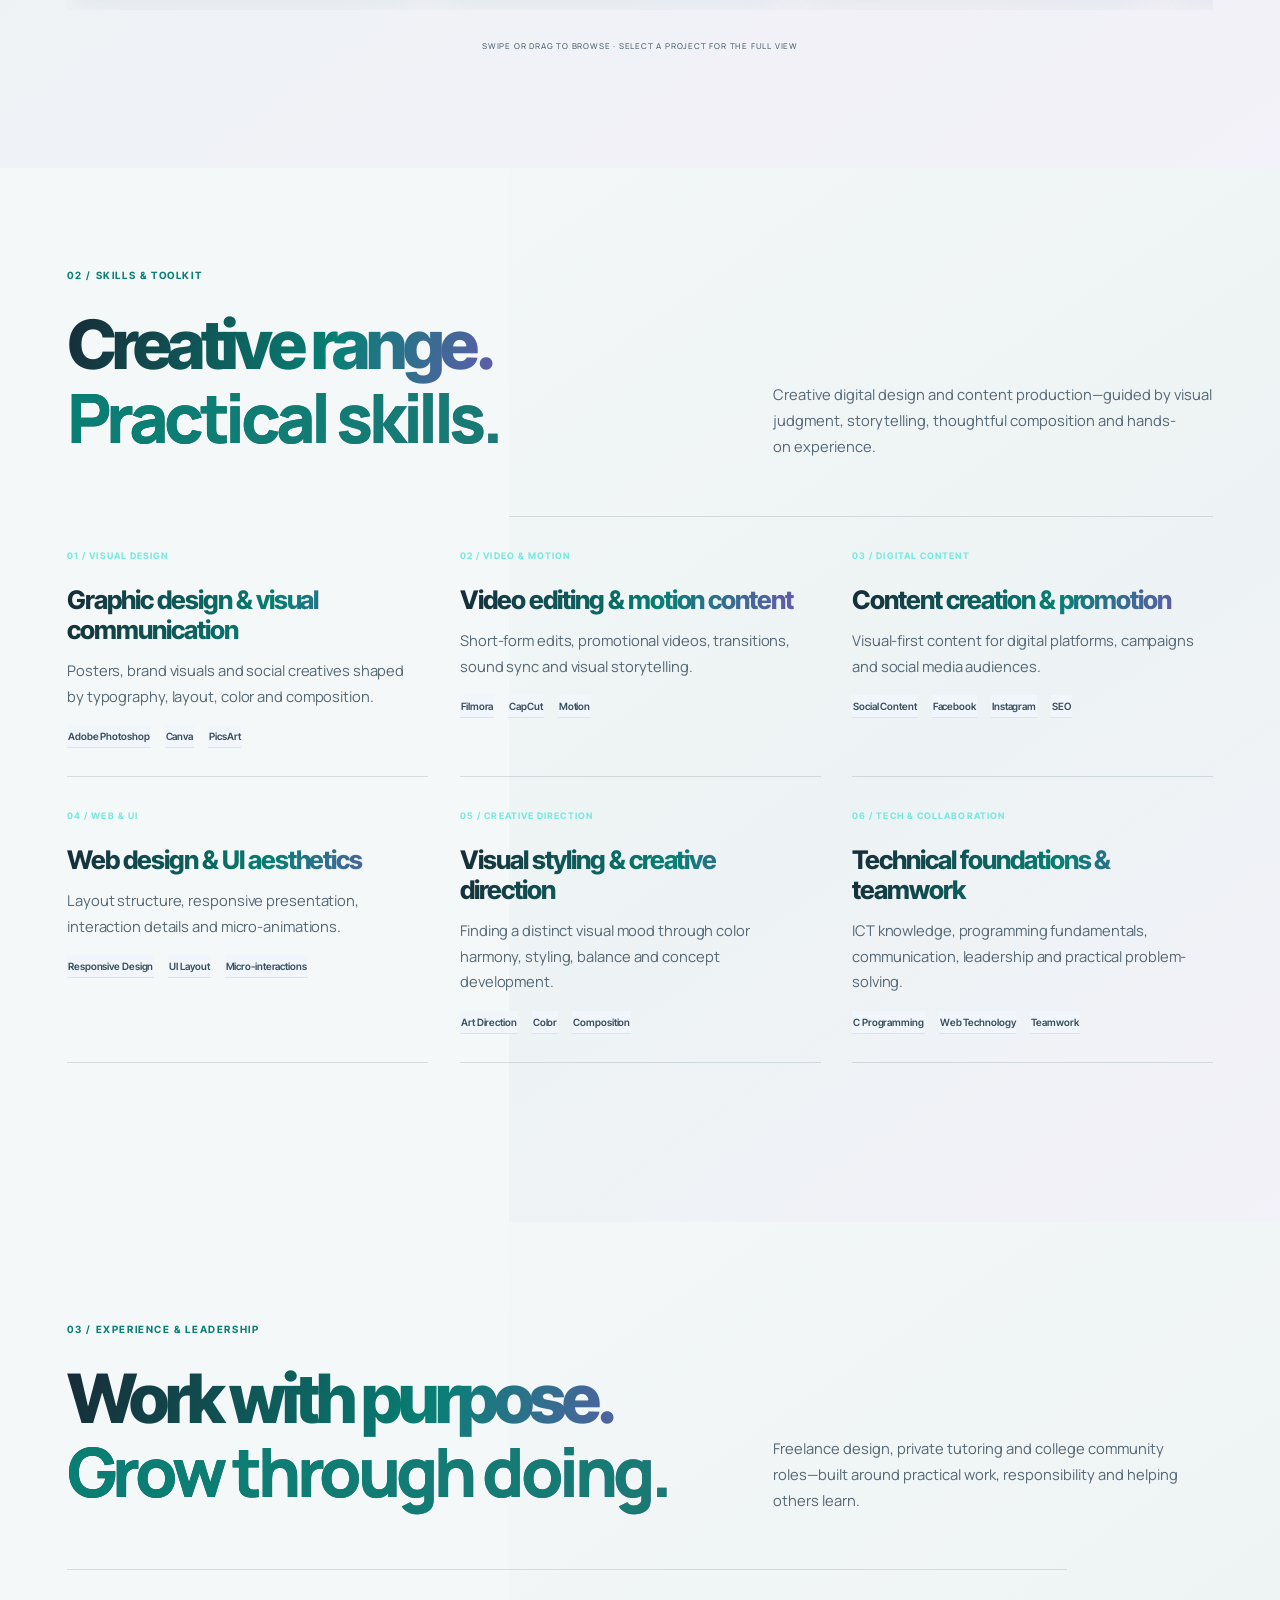
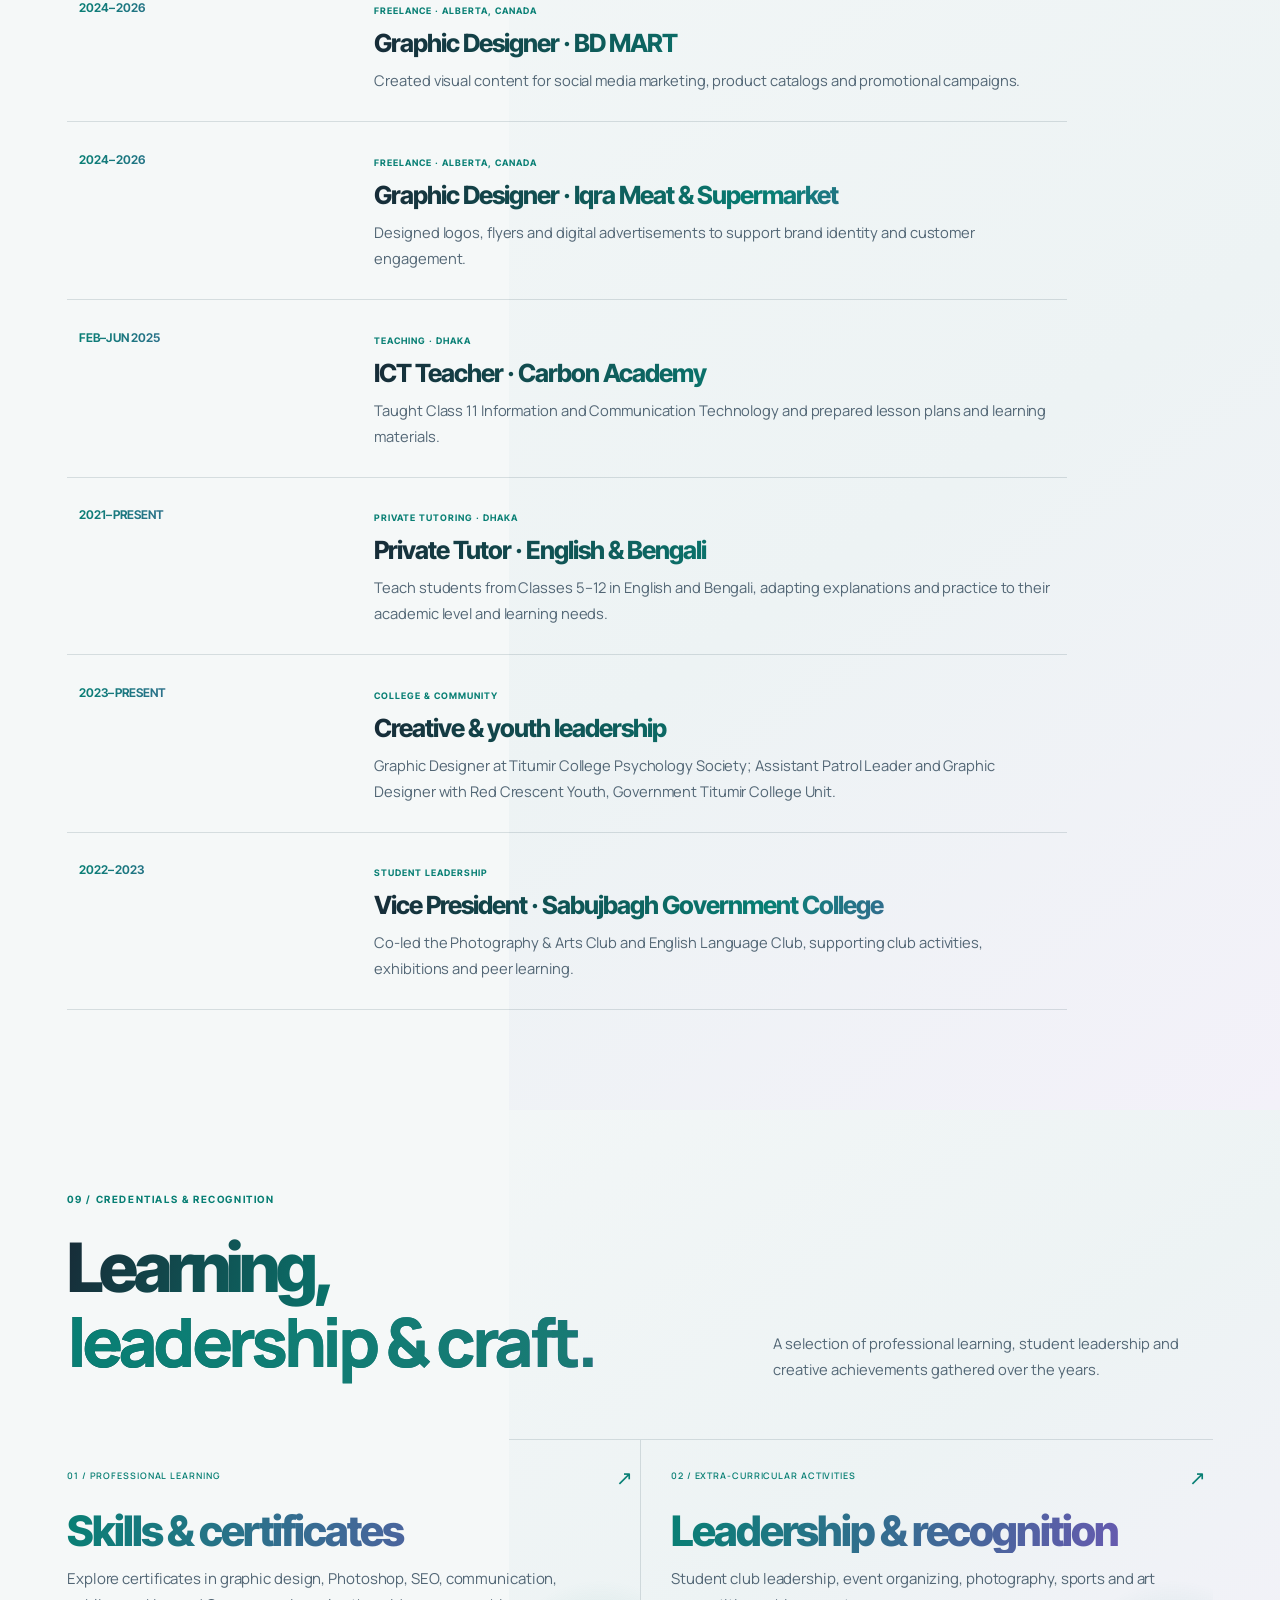
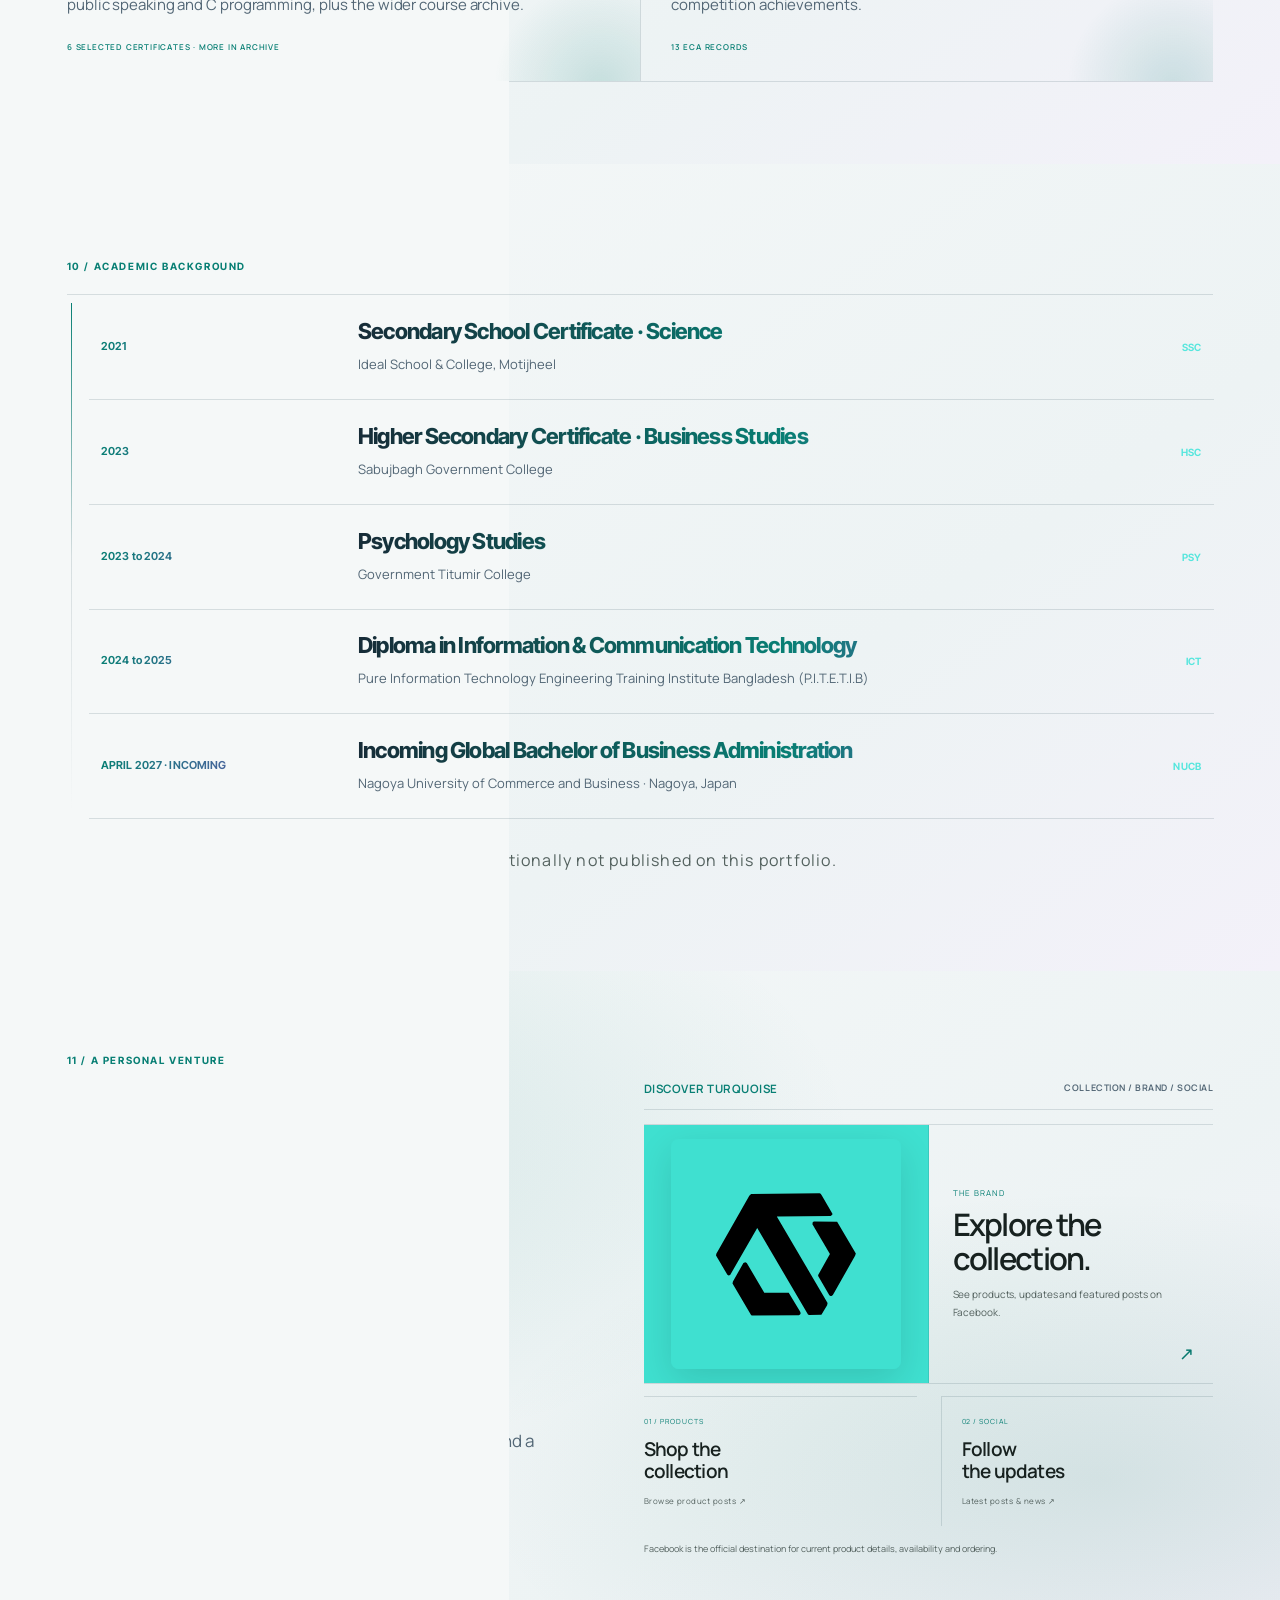
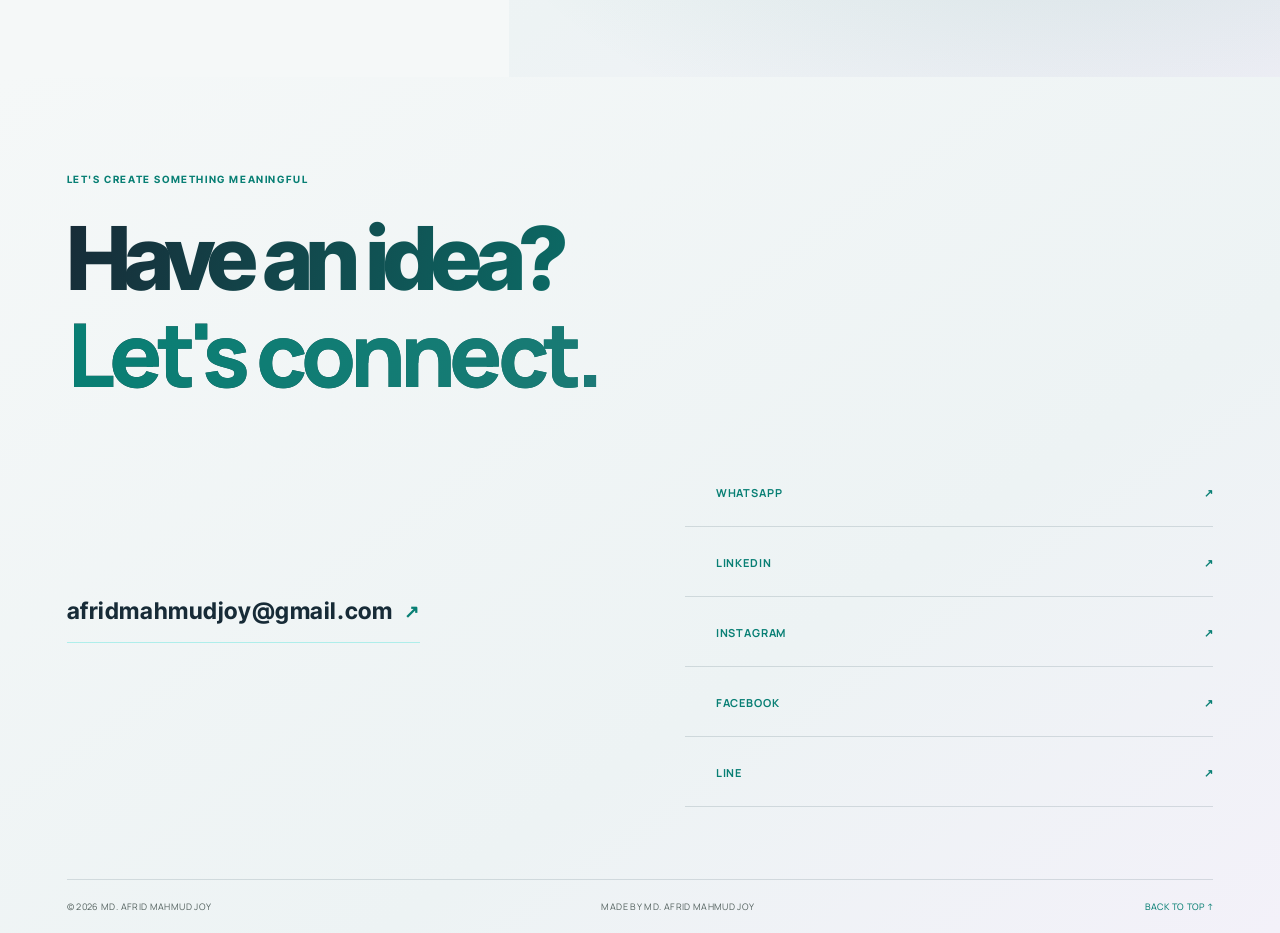
<file: afrid-personal-website/index.html>
<!DOCTYPE html>
<html lang="en" data-theme="light">
<head>
  <meta charset="UTF-8">
  <meta name="viewport" content="width=device-width, initial-scale=1.0">
  <meta name="theme-color" content="#ffffff">
  <script>
    try {
      const theme = localStorage.getItem('amj-v5-theme') === 'dark' ? 'dark' : 'light';
      document.documentElement.dataset.theme = theme;
      document.querySelector('meta[name="theme-color"]').content = theme === 'light' ? '#ffffff' : '#071312';
    } catch (_) {}
  </script>
  <meta name="description" content="The personal portfolio of Md. Afrid Mahmud Joy — exploring the intersection of business, visual design and digital technology. Incoming Global BBA student at NUCB, Japan (April 2027).">
  <meta property="og:type" content="website">
  <meta property="og:url" content="https://afridmahmudjoy.vercel.app/">
  <meta property="og:title" content="Md. Afrid Mahmud Joy — Business · Design · Digital">
  <meta property="og:description" content="Business-minded, design-led and tech-curious. Explore selected work, experience and ideas.">
  <meta name="twitter:card" content="summary_large_image">
  <meta name="color-scheme" content="dark light">
  <title>Md. Afrid Mahmud Joy, Business · Technology · Creativity</title>
  <link rel="preconnect" href="https://fonts.googleapis.com">
  <link rel="preconnect" href="https://fonts.gstatic.com" crossorigin>
  <link href="https://fonts.googleapis.com/css2?family=Inter+Tight:wght@400;500;600;700;800&display=swap" rel="stylesheet">
  <link href="https://fonts.googleapis.com/css2?family=DM+Mono:wght@400;500&family=Manrope:wght@400;500;600;700;800&family=Space+Grotesk:wght@400;500;600;700&display=swap" rel="stylesheet">
  <link rel="stylesheet" href="styles.css?v=joy-10-10-refinement-20261127">
  <script src="assets/portfolio-data.js?v=20261125" defer></script>
  <script src="script.js?v=joy-10-10-refinement-20261127" defer></script>
  <script src="assets/bowl-transition.js?v=bowl-edge-hero-gradient-v3-20261127" defer></script>
</head>
<body>
  <div class="scroll-progress" aria-hidden="true"><span></span></div>
  <div class="ambient ambient-stars" aria-hidden="true"></div>
  <div class="ambient ambient-clouds" aria-hidden="true"></div>
  <div class="ambient ambient-glow" aria-hidden="true"></div>
  <div class="halden-atmosphere" aria-hidden="true"><canvas id="opening-bowl" width="96" height="60"></canvas></div>


  
  <div class="cursor-dot" aria-hidden="true"></div>
  <div class="cursor-ring" aria-hidden="true"></div>


  <!-- Opening screen with Joy’s portrait. -->
  <section class="opening" id="home" aria-labelledby="hero-title">
    <div class="hero-window">
    <header class="opening-header">
      <a class="identity" href="#home" aria-label="Md. Afrid Mahmud Joy, home">
<span class="identity-copy"><small>BUSINESS · DESIGN · DIGITAL</small></span>
      </a>
      <nav class="hero-nav" aria-label="Quick navigation">
        <a href="#about">About</a><a href="#work">Work</a><a href="#contact">Contact</a><a href="/cv/">CV <span aria-hidden="true">↗</span></a>
        <button class="hero-theme-toggle theme-toggle" type="button" aria-label="Switch to light theme" aria-pressed="false" title="Toggle appearance"><span class="theme-symbol" aria-hidden="true"><svg viewBox="0 0 24 24" focusable="false"><circle cx="12" cy="12" r="3.5"/><path d="M12 2v2m0 16v2M4.93 4.93l1.42 1.42m11.3 11.3 1.42 1.42M2 12h2m16 0h2M4.93 19.07l1.42-1.42m11.3-11.3 1.42-1.42"/></svg></span><span class="theme-word">LIGHT</span></button>
      </nav>

    </header>

    <div class="opening-grid section-wrap">
      <div class="opening-copy">
        <p class="eyebrow"><span class="eyebrow-pulse"></span> CREATIVE &amp; DIGITAL <span class="eyebrow-divider">/</span> DHAKA, BANGLADESH</p>
          <div class="hero-name" aria-label="Md. Afrid Mahmud Joy"><span>BUSINESS · DESIGN · DIGITAL</span><strong aria-label="Md. Afrid Mahmud Joy"><span class="hero-name-support">Md. Afrid Mahmud</span><span class="hero-name-nickname" aria-hidden="true">JOY</span></strong></div>
        <h1 id="hero-title" aria-label="Ideas into impact.">Ideas into<br><span class="gradient-word">impact.</span></h1>
        <p class="hero-intro">I work at the intersection of business, visual design and digital technology — turning thoughtful ideas into identities, experiences and meaningful work.</p>

        <div class="hero-stats" aria-label="Experience and project highlights">
          <div><strong>7<span>+</span></strong><small>YEARS OF CREATIVE EXPERIENCE</small></div>
          <div><strong>100<span>+</span></strong><small>PROJECTS COMPLETED</small></div>
        </div>
        <div class="hero-actions">
          <button class="explore-button interactive" id="explore-button" type="button">
            <span><strong>EXPLORE PORTFOLIO</strong><small>SCROLL INTO THE FULL EXPERIENCE</small></span><span class="explore-arrow" aria-hidden="true">↗</span>
          </button>
          <a class="hero-contact-link interactive" href="#contact">LET’S CONNECT <span aria-hidden="true">↗</span></a>
          <a class="hero-contact-link interactive" href="/cv/">VIEW CV <span aria-hidden="true">↗</span></a>
        </div>
      </div>

      <div class="hero-visual" aria-label="Portrait of Md. Afrid Mahmud Joy surrounded by business, technology and creative concepts">
        <div class="visual-grid" aria-hidden="true"></div>
        <div class="orbit orbit-one" aria-hidden="true"></div><div class="orbit orbit-two" aria-hidden="true"></div><div class="orbit orbit-three" aria-hidden="true"></div>
        <div class="concept concept-growth" aria-hidden="true"><span class="concept-icon">↗</span><small>GROWTH</small><div class="mini-bars"><i></i><i></i><i></i><i></i><i></i></div></div>
        <div class="concept concept-code" aria-hidden="true"><span class="concept-icon">{ }</span><small>TECH</small><div class="code-lines"><i></i><i></i><i></i></div></div>
        <div class="concept concept-world" aria-hidden="true"><span class="concept-icon">◎</span><small>GLOBAL</small></div>
        <div class="concept concept-idea" aria-hidden="true"><span class="concept-icon">✳</span><small>IDEAS</small></div>
        <div class="availability-badge" aria-label="Available for freelance work"><span class="availability-dot" aria-hidden="true"></span><span>AVAILABLE FOR FREELANCE WORK</span></div>
        <div class="portrait-frame">
          <img class="portrait-image" src="profile.jpg" alt="Portrait of Md. Afrid Mahmud Joy" fetchpriority="high">
          <div class="hero-skill-rotator" aria-label="Identity: Graphic Designer, Video Editor, Entrepreneur, Digital Creator, Creative Thinker, Analytical Thinker, Digital Strategist, Creative Freelancer, Problem Solver"><div class="hero-skill-words" aria-hidden="true"><span>Graphic Designer</span><span>Video Editor</span><span>Entrepreneur</span><span>Digital Creator</span><span>Freelancer</span><span>Analytical Thinker</span><span>Digital Strategist</span><span>Curious Learner</span><span>Problem Solver</span></div></div>

        </div>

      </div>
    </div>
    <div class="opening-footer section-wrap"><span>SCROLL TO EXPLORE</span><span class="footer-line"></span><span>01, 10</span></div>
    </div>
  </section>

  <section class="scroll-statement" id="scroll-statement" aria-label="I work at the intersection of business, visual design and digital technology — turning thoughtful ideas into identities, experiences and meaningful work.">
    <div class="scroll-statement-pin">
      <p id="scroll-statement-copy" aria-label="I work at the intersection of business, visual design and digital technology — turning thoughtful ideas into identities, experiences and meaningful work.">I work at the intersection of business, visual design and digital technology — turning thoughtful ideas into identities, experiences and meaningful work.</p>
      <span class="statement-cue" aria-hidden="true">SCROLL TO EXPLORE <span>↓</span></span>
    </div>
  </section>

  <!-- The rest of the portfolio is revealed by the opening-screen button. -->
  <div class="portfolio-content" id="portfolio-content">
    <header class="topbar">
      <a class="brand" href="#home" aria-label="Back to opening screen">
  <img class="brand-avatar" src="profile.jpg" alt="" aria-hidden="true" loading="eager" decoding="async">
  <span>MD. AFRID MAHMUD JOY<span class="brand-sub">BUSINESS MINDED · DESIGN LED · TECH CURIOUS</span></span>
</a>
      <nav class="nav" id="main-nav" aria-label="Main navigation">
        <a href="#about">About</a><a href="#work">Work</a><a href="#skills">Skills</a><a href="#experience">Experience</a>
        <div class="nav-more">
          <button class="nav-more-toggle" type="button" aria-expanded="false" aria-controls="more-menu">More <span aria-hidden="true">⌄</span></button>
          <div class="nav-more-menu" id="more-menu" hidden>
            <a href="#credentials">Credentials</a><a href="#education">Education</a><a href="#turquoise">Venture</a>
          </div>
        </div>
        <a href="#contact">Contact</a>
      </nav>
      <div class="nav-actions">
        <a class="topbar-control cv-toggle" href="/cv/" aria-label="View CV" title="View CV"><span class="cv-label" aria-hidden="true">CV</span><span class="cv-arrow" aria-hidden="true"><svg viewBox="0 0 24 24" focusable="false"><path d="M7 17 17 7M8 7h9v9"/></svg></span></a>
<button class="topbar-control sound-toggle" type="button" aria-label="Turn sound effects on" aria-pressed="false" title="Toggle sound effects">
          <span class="sound-symbol" aria-hidden="true"><svg viewBox="0 0 24 24" focusable="false"><path d="M4 10v4h3l4 3V7l-4 3H4Z"/><path d="M15.5 9.5a4 4 0 0 1 0 5"/></svg></span><span class="sound-word">SOUND OFF</span>
        </button>
        <button class="topbar-control theme-toggle" type="button" aria-label="Switch to light theme" aria-pressed="false" title="Toggle appearance">
          <span class="theme-symbol" aria-hidden="true"><svg viewBox="0 0 24 24" focusable="false"><circle cx="12" cy="12" r="3.5"/><path d="M12 2v2m0 16v2M4.93 4.93l1.42 1.42m11.3 11.3 1.42 1.42M2 12h2m16 0h2M4.93 19.07l1.42-1.42m11.3-11.3 1.42-1.42"/></svg></span><span class="theme-word">LIGHT</span>
        </button>
        <button class="menu-toggle" type="button" aria-label="Open navigation" aria-expanded="false"><span></span><span></span></button>
      </div>
    </header>

    





    <main>
      <section class="section-wrap about-section section-block" id="about">
        <div class="section-kicker">01 / THE PERSON</div>
        <div class="about-grid">
          <h2>Curious by nature.<br><span class="muted">Creative by choice.</span></h2>
          <div class="about-text">
            <p class="lead">I connect creative thinking with practical execution, bringing ideas to life through design, communication and technology.</p>
            <p>My journey has grown through freelance design projects, teaching, college clubs and collaborative initiatives. I enjoy learning by doing, taking responsibility and finding thoughtful ways to solve problems.</p>
            <p>I'm especially interested in the space where business strategy, digital tools and analytical thinking meet, and in how thoughtful ideas can become meaningful experiences.</p>
          </div>
        </div>
        <div class="stats-strip">
          <div><strong>7<span>+</span></strong><small>YEARS OF CREATIVE EXPERIENCE</small></div>
          <div><strong>100<span>+</span></strong><small>PROJECTS COMPLETED</small></div>
          <div><strong>3</strong><small>CONNECTED INTERESTS</small></div>
          <div><strong>∞</strong><small>IDEAS TO EXPLORE</small></div>
        </div>
      </section>

        <section class="creative-dna" aria-labelledby="creative-dna-title">
          <div class="creative-dna-head">
            <span class="creative-dna-kicker">MY CREATIVE DNA / 03 CONNECTED DIMENSIONS</span>
            <h3 id="creative-dna-title">Three ways of thinking.<br><span>One way of making.</span></h3>
            <p>Explore the three disciplines that shape how I approach a problem, an idea, or a project.</p>
          </div>
          <div class="creative-dna-body">
            <div class="creative-dna-orbit" aria-hidden="true">
              <span class="dna-orbit-ring dna-orbit-ring-outer"></span>
              <span class="dna-orbit-ring dna-orbit-ring-inner"></span>
              <span class="dna-orbit-core"><img src="assets/personal-branding-logo.png" alt="" loading="lazy" decoding="async"></span>
              <span class="dna-node dna-node-business"><span>01</span><b>BUSINESS</b></span>
              <span class="dna-node dna-node-design"><span>02</span><b>DESIGN</b></span>
              <span class="dna-node dna-node-tech"><span>03</span><b>TECH</b></span>
            </div>
            <div class="creative-dna-panel">
              <div class="creative-dna-tabs" role="group" aria-label="Creative DNA dimensions">
                <button type="button" class="creative-dna-tab is-active" data-dna="business" aria-pressed="true">Business</button>
                <button type="button" class="creative-dna-tab" data-dna="design" aria-pressed="false">Design</button>
                <button type="button" class="creative-dna-tab" data-dna="tech" aria-pressed="false">Technology</button>
              </div>
              <div class="creative-dna-detail" aria-live="polite" aria-atomic="true">
                <span class="creative-dna-index" id="creative-dna-index">01 / STRATEGY</span>
                <h4 id="creative-dna-heading">Business thinking</h4>
                <p id="creative-dna-description">Understanding the purpose behind an idea—its audience, value, context and the problem it should solve.</p>
                <div class="creative-dna-tags" id="creative-dna-tags"><span>Strategy</span><span>Audience</span><span>Problem solving</span></div>
              </div>
            </div>
          </div>
        </section>

      <section class="work-collections-section section-block" id="work">
        <div class="section-wrap">
          <div class="section-heading">
            <div><div class="section-kicker">08 / SELECTED WORK</div><h2>Made with<br><span class="muted">intention.</span></h2></div>
            <p class="section-aside">A closer look at the work behind each collection. Browse every project here, then open any piece for a larger view.</p>
          </div>
          <nav class="portfolio-category-nav" aria-label="Jump to a work collection">
            <a href="#work-posters">01 <span>Posters</span></a>
            <a href="#work-logos">02 <span>Logos</span></a>
            <a href="#work-presentations">03 <span>Presentations</span></a>
            <a href="#work-videos">04 <span>Video &amp; motion</span></a>
          </nav>
          <div class="portfolio-collections" id="portfolio-collections" aria-label="All portfolio projects"></div>
          <p class="work-collections-note">SWIPE OR DRAG TO BROWSE · SELECT A PROJECT FOR THE FULL VIEW</p>
        </div>
      </section>
      <section class="skills-section section-block" id="skills">
        <div class="section-wrap">
          <div class="section-heading">
            <div><div class="section-kicker">02 / SKILLS &amp; TOOLKIT</div><h2>Creative range.<br><span class="muted">Practical skills.</span></h2></div>
            <p class="section-aside">Creative digital design and content production—guided by visual judgment, storytelling, thoughtful composition and hands-on experience.</p>
          </div>
          <div class="skills-overview-grid">
            <article class="skills-overview-card"><span>01 / VISUAL DESIGN</span><h3>Graphic design &amp; visual communication</h3><p>Posters, brand visuals and social creatives shaped by typography, layout, color and composition.</p><div class="skills-tags"><span>Adobe Photoshop</span><span>Canva</span><span>PicsArt</span></div></article>
            <article class="skills-overview-card"><span>02 / VIDEO &amp; MOTION</span><h3>Video editing &amp; motion content</h3><p>Short-form edits, promotional videos, transitions, sound sync and visual storytelling.</p><div class="skills-tags"><span>Filmora</span><span>CapCut</span><span>Motion</span></div></article>
            <article class="skills-overview-card"><span>03 / DIGITAL CONTENT</span><h3>Content creation &amp; promotion</h3><p>Visual-first content for digital platforms, campaigns and social media audiences.</p><div class="skills-tags"><span>Social Content</span><span>Facebook</span><span>Instagram</span><span>SEO</span></div></article>
            <article class="skills-overview-card"><span>04 / WEB &amp; UI</span><h3>Web design &amp; UI aesthetics</h3><p>Layout structure, responsive presentation, interaction details and micro-animations.</p><div class="skills-tags"><span>Responsive Design</span><span>UI Layout</span><span>Micro-interactions</span></div></article>
            <article class="skills-overview-card"><span>05 / CREATIVE DIRECTION</span><h3>Visual styling &amp; creative direction</h3><p>Finding a distinct visual mood through color harmony, styling, balance and concept development.</p><div class="skills-tags"><span>Art Direction</span><span>Color</span><span>Composition</span></div></article>
            <article class="skills-overview-card"><span>06 / TECH &amp; COLLABORATION</span><h3>Technical foundations &amp; teamwork</h3><p>ICT knowledge, programming fundamentals, communication, leadership and practical problem-solving.</p><div class="skills-tags"><span>C Programming</span><span>Web Technology</span><span>Teamwork</span></div></article>
          </div>
          <a class="skills-cert-link" href="/skill-certifications/">VIEW SKILL CERTIFICATES <span aria-hidden="true">↗</span></a>
        </div>
      </section>
      <section class="experience-section section-block" id="experience">
        <div class="section-wrap">
          <div class="section-heading">
            <div><div class="section-kicker">03 / EXPERIENCE &amp; LEADERSHIP</div><h2>Work with purpose.<br><span class="muted">Grow through doing.</span></h2></div>
            <p class="section-aside">Freelance design, private tutoring and college community roles—built around practical work, responsibility and helping others learn.</p>
          </div>
          <div class="experience-overview-list">
            <article class="experience-overview-card"><span class="experience-overview-period">2024–2026</span><div><span class="experience-overview-type">FREELANCE · ALBERTA, CANADA</span><h3>Graphic Designer · BD MART</h3><p>Created visual content for social media marketing, product catalogs and promotional campaigns.</p></div></article>
            <article class="experience-overview-card"><span class="experience-overview-period">2024–2026</span><div><span class="experience-overview-type">FREELANCE · ALBERTA, CANADA</span><h3>Graphic Designer · Iqra Meat &amp; Supermarket</h3><p>Designed logos, flyers and digital advertisements to support brand identity and customer engagement.</p></div></article>
            <article class="experience-overview-card"><span class="experience-overview-period">FEB–JUN 2025</span><div><span class="experience-overview-type">TEACHING · DHAKA</span><h3>ICT Teacher · Carbon Academy</h3><p>Taught Class 11 Information and Communication Technology and prepared lesson plans and learning materials.</p></div></article>
            <article class="experience-overview-card"><span class="experience-overview-period">2021–PRESENT</span><div><span class="experience-overview-type">PRIVATE TUTORING · DHAKA</span><h3>Private Tutor · English &amp; Bengali</h3><p>Teach students from Classes 5–12 in English and Bengali, adapting explanations and practice to their academic level and learning needs.</p></div></article>
            <article class="experience-overview-card"><span class="experience-overview-period">2023–PRESENT</span><div><span class="experience-overview-type">COLLEGE &amp; COMMUNITY</span><h3>Creative &amp; youth leadership</h3><p>Graphic Designer at Titumir College Psychology Society; Assistant Patrol Leader and Graphic Designer with Red Crescent Youth, Government Titumir College Unit.</p></div></article>
            <article class="experience-overview-card"><span class="experience-overview-period">2022–2023</span><div><span class="experience-overview-type">STUDENT LEADERSHIP</span><h3>Vice President · Sabujbagh Government College</h3><p>Co-led the Photography &amp; Arts Club and English Language Club, supporting club activities, exhibitions and peer learning.</p></div></article>
          </div>
        </div>
      </section>
      <section class="credentials-section section-block" id="credentials">
        <div class="section-wrap">
          <div class="section-heading">
            <div><div class="section-kicker">09 / CREDENTIALS &amp; RECOGNITION</div><h2>Learning,<br><span class="muted">leadership &amp; craft.</span></h2></div>
            <p class="section-aside">A selection of professional learning, student leadership and creative achievements gathered over the years.</p>
          </div>
          <div class="credentials-showcase">
            <a class="credentials-showcase-card" href="/skill-certifications/">
              <span class="credentials-showcase-index">01 / PROFESSIONAL LEARNING</span><span class="credentials-showcase-icon" aria-hidden="true">↗</span>
              <strong>Skills &amp; certificates</strong><p>Explore certificates in graphic design, Photoshop, SEO, communication, public speaking and C programming, plus the wider course archive.</p>
              <span class="credentials-showcase-count">6 SELECTED CERTIFICATES · MORE IN ARCHIVE</span>
            </a>
            <a class="credentials-showcase-card" href="/awards/">
              <span class="credentials-showcase-index">02 / EXTRA-CURRICULAR ACTIVITIES</span><span class="credentials-showcase-icon" aria-hidden="true">↗</span>
              <strong>Leadership &amp; recognition</strong><p>Student club leadership, event organizing, photography, sports and art competition achievements.</p>
              <span class="credentials-showcase-count">13 ECA RECORDS</span>
            </a>
          </div>
        </div>
      </section>
      <section class="education-section section-block" id="education">
        <div class="section-wrap">
          <div class="section-kicker">10 / ACADEMIC BACKGROUND</div>
          <div class="education-list">
            <article><span>2021</span><div><h3>Secondary School Certificate · Science</h3><p>Ideal School & College, Motijheel</p></div><b>SSC</b></article>
            <article><span>2023</span><div><h3>Higher Secondary Certificate · Business Studies</h3><p>Sabujbagh Government College</p></div><b>HSC</b></article>
            <article><span>2023 to 2024</span><div><h3>Psychology Studies</h3><p>Government Titumir College</p></div><b>PSY</b></article>
            <article><span>2024 to 2025</span><div><h3>Diploma in Information &amp; Communication Technology</h3><p>Pure Information Technology Engineering Training Institute Bangladesh (P.I.T.E.T.I.B)</p></div><b>ICT</b></article>
            <article><span>APRIL 2027 · INCOMING</span><div><h3>Incoming Global Bachelor of Business Administration</h3><p>Nagoya University of Commerce and Business · Nagoya, Japan</p></div><b>NUCB</b></article>
          </div>
          <p class="private-note">Academic grades and language test scores are intentionally not published on this portfolio.</p>
        </div>
      </section>

      <section class="turquoise-section section-block" id="turquoise">
        <div class="section-wrap turquoise-layout">
          <div class="turquoise-identity">
            <div class="section-kicker">11 / A PERSONAL VENTURE</div>
            <div class="turquoise-brandmark" aria-label="Official Turquoise logo"><img class="turquoise-official-logo" src="turquoise-logo.svg" alt="Turquoise official logo"></div>
            <div class="founder-label">FOUNDER & CEO</div>
            <h2>TURQUOISE<br><span>Bangladesh.</span></h2>
            <p class="turquoise-description">A personal venture shaped by creativity, brand identity and a passion for building something of my own.</p>
            <a class="turquoise-link interactive turquoise-shop-link" href="https://www.facebook.com/yourturquoise" target="_blank" rel="noopener noreferrer">EXPLORE PRODUCTS & SHOP <span>↗</span></a>
            <a class="turquoise-page-link interactive" href="https://www.facebook.com/yourturquoise" target="_blank" rel="noopener noreferrer">OPEN FACEBOOK PAGE ↗</a>
          </div>
          <div class="turquoise-showcase">
            <div class="showcase-heading"><span>DISCOVER TURQUOISE</span><small>COLLECTION / BRAND / SOCIAL</small></div>
            <a class="turquoise-feature interactive" href="https://www.facebook.com/yourturquoise" target="_blank" rel="noopener noreferrer">
              <div class="turquoise-feature-art" aria-label="Official Turquoise logo"><img class="turquoise-feature-logo" src="turquoise-logo.svg" alt="Turquoise official logo"></div>
              <div class="turquoise-feature-copy"><span>THE BRAND</span><strong>Explore the collection.</strong><small>See products, updates and featured posts on Facebook.</small><span class="feature-arrow">↗</span></div>
            </a>
            <div class="turquoise-mini-links">
              <a class="turquoise-mini-card interactive" href="https://www.facebook.com/yourturquoise" target="_blank" rel="noopener noreferrer"><span>01 / PRODUCTS</span><strong>Shop the<br>collection</strong><small>Browse product posts ↗</small></a>
              <a class="turquoise-mini-card interactive" href="https://www.facebook.com/yourturquoise" target="_blank" rel="noopener noreferrer"><span>02 / SOCIAL</span><strong>Follow<br>the updates</strong><small>Latest posts & news ↗</small></a>
            </div>
            <p class="turquoise-showcase-note">Facebook is the official destination for current product details, availability and ordering.</p>
          </div>
        </div>
      </section>
    </main>

    <footer id="contact" class="section-block">
      <div class="section-wrap contact-section">
        <div class="section-kicker">LET'S CREATE SOMETHING MEANINGFUL</div>
        <h2>Have an idea?<br><span class="muted">Let's connect.</span></h2>
        
        <div class="contact-grid">
          <div><p>For collaborations, design projects, opportunities or a thoughtful conversation, reach out.</p><a class="email-link interactive" href="mailto:afridmahmudjoy@gmail.com">afridmahmudjoy@gmail.com <span>↗</span></a></div>
          <div class="contact-links">
            <a class="interactive" href="https://wa.me/8801301918968" target="_blank" rel="noopener noreferrer"><svg class="social-icon" viewBox="0 0 24 24" aria-hidden="true"><path d="M20.5 11.8a8.5 8.5 0 0 1-12.6 7.4L3 20.5l1.3-4.7A8.5 8.5 0 1 1 20.5 11.8Z"/><path d="M8.2 7.8c.2-.5.5-.5.8-.5h.5c.2 0 .4.1.5.4l.8 1.8c.1.2.1.4-.1.6l-.6.7c-.2.2-.2.4 0 .7.6 1 1.4 1.8 2.5 2.3.3.1.5.1.7-.1l.8-.9c.2-.2.4-.2.7-.1l1.7.8c.3.1.4.3.4.5 0 .3-.2 1.1-.7 1.5-.5.5-1.2.7-2 .6-1.1-.2-2.5-.8-3.9-2-1.1-1-2-2.2-2.3-3.2-.4-1.1-.1-2.2.2-2.6Z"/></svg><span class="social-label">WHATSAPP</span> <span>↗</span></a>

            
            <a class="interactive" href="https://www.linkedin.com/in/afridmahmudjoy/" target="_blank" rel="noopener noreferrer"><svg class="social-icon linkedin-icon" viewBox="0 0 24 24" aria-hidden="true"><rect x="2" y="2" width="20" height="20" rx="3.2"/><path d="M6.25 9.25h2.35v8.5H6.25zM7.42 5.6a1.36 1.36 0 1 1 0 2.72 1.36 1.36 0 0 1 0-2.72zM10.3 9.25h2.25v1.16h.03c.32-.61 1.1-1.25 2.27-1.25 2.42 0 2.87 1.59 2.87 3.66v4.93h-2.35v-4.37c0-1.04-.02-2.38-1.45-2.38-1.45 0-1.67 1.13-1.67 2.3v4.45H10.3z"/></svg><span class="social-label">LINKEDIN</span> <span>↗</span></a>
            <a class="interactive" href="https://www.instagram.com/afridmahmud_joy/" target="_blank" rel="noopener noreferrer"><svg class="social-icon" viewBox="0 0 24 24" aria-hidden="true"><rect x="3" y="3" width="18" height="18" rx="5"/><circle cx="12" cy="12" r="4"/><path d="M17.5 6.5h.01"/></svg><span class="social-label">INSTAGRAM</span> <span>↗</span></a>
            <a class="interactive" href="https://www.facebook.com/afrid.joy" target="_blank" rel="noopener noreferrer"><svg class="social-icon" viewBox="0 0 24 24" aria-hidden="true"><path d="M14 21v-8h3l.5-4H14V7c0-1.2.4-2 2-2h1.7V1.4C17 1.2 15.8 1 14.5 1 11.5 1 10 2.8 10 6v3H7v4h3v8"/></svg><span class="social-label">FACEBOOK</span> <span>↗</span></a>
            <a class="interactive" href="https://line.me/ti/p/s_7vDnmCDG" target="_blank" rel="noopener noreferrer"><svg class="social-icon" viewBox="0 0 24 24" aria-hidden="true"><path d="M21 11.2c0 4.5-4.5 8.2-10 8.2-1 0-2-.1-2.9-.4L4 21l1.1-3.3C3.2 16.2 2 13.8 2 11.2 2 6.7 6 3 11 3s10 3.7 10 8.2Z"/><path d="M7 9v4h2m1-4v4m2-4v4m2-4v4m2-4v4"/></svg><span class="social-label">LINE</span> <span>↗</span></a>
                        
          </div>
        </div>
      </div>
      <div class="footer-bottom section-wrap"><span>© <span id="year"></span> MD. AFRID MAHMUD JOY</span><span>MADE BY MD. AFRID MAHMUD JOY</span><a class="interactive" href="#home">BACK TO TOP ↑</a></div>
    </footer>
  </div>

  <dialog class="skill-dialog" id="skill-dialog" aria-labelledby="dialog-title">
    <button class="dialog-close interactive" type="button" aria-label="Close skill details">×</button>
    <p class="dialog-kicker" id="dialog-category">SKILL DETAILS</p>
    <h2 id="dialog-title">Skill title</h2>
    <p class="dialog-description" id="dialog-description"></p>
    <div class="dialog-evidence"><span>LEARNING / EXPERIENCE CONTEXT</span><p id="dialog-evidence"></p></div>
    <a class="dialog-certificate interactive" id="dialog-certificate" href="#" target="_blank" rel="noopener noreferrer" hidden>VIEW CERTIFICATE ↗</a>
  </dialog>
  <dialog class="portfolio-dialog" id="portfolio-dialog" aria-labelledby="portfolio-dialog-title">
    <div class="portfolio-dialog-shell">
      <header class="portfolio-dialog-header">
        <p class="portfolio-dialog-kicker" id="portfolio-dialog-kicker">CASE STUDY / 01</p>
        <button class="portfolio-dialog-close" type="button" aria-label="Close project view">×</button>
      </header>
      <div class="portfolio-dialog-layout">
        <div class="portfolio-dialog-media" id="portfolio-dialog-media"></div>
        <aside class="portfolio-dialog-details">
          <span class="portfolio-detail-label" id="portfolio-dialog-category">COLLECTION</span>
          <h2 id="portfolio-dialog-title">Project title</h2>
          <p class="portfolio-dialog-copy" id="portfolio-dialog-copy"></p>
          <div class="portfolio-case-facts" aria-label="Case study details">
            <div class="portfolio-case-fact"><span>PROJECT FOCUS</span><strong id="portfolio-dialog-focus"></strong></div>
            <div class="portfolio-case-fact"><span>DISCIPLINE</span><strong id="portfolio-dialog-discipline"></strong></div>
            <div class="portfolio-case-fact"><span>DELIVERABLE</span><strong id="portfolio-dialog-format"></strong></div>
            <div class="portfolio-case-fact"><span>PROJECT FILE</span><strong id="portfolio-dialog-file"></strong></div>
          </div>
          <a class="portfolio-dialog-open" id="portfolio-dialog-open" href="#" target="_blank" rel="noopener noreferrer">OPEN ORIGINAL ↗</a>
        </aside>
      </div>
      <footer class="portfolio-dialog-footer">
        <button class="portfolio-dialog-step" id="portfolio-dialog-previous" type="button">← <span>PREVIOUS</span></button>
        <span class="portfolio-dialog-count" id="portfolio-dialog-count">01 / 01</span>
        <button class="portfolio-dialog-step" id="portfolio-dialog-next" type="button"><span>NEXT</span> →</button>
      </footer>
    </div>
  </dialog>
  <div class="toast" id="toast" role="status" aria-live="polite"></div>

  <button class="scroll-progress-top interactive" id="scroll-progress-top" type="button" aria-label="Scroll to top" title="Scroll to top" hidden>
    <svg class="scroll-progress-ring" viewBox="0 0 44 44" aria-hidden="true"><circle class="scroll-progress-track" cx="22" cy="22" r="18"></circle><circle class="scroll-progress-value" id="scroll-progress-value" cx="22" cy="22" r="18"></circle></svg>
    <span class="scroll-progress-arrow" aria-hidden="true">↑</span>
  </button>
</body>
</html>
</file>
<file: afrid-personal-website-v5/styles.css>
:root{color-scheme:dark;--bg:#06100e;--bg2:#081815;--panel:rgba(11,29,26,.76);--panel-solid:#0b1b18;--ink:#edfffb;--muted:#9bb6af;--dim:#637e77;--line:rgba(184,255,241,.13);--line2:rgba(72,235,207,.34);--accent:#48e8cb;--accent2:#11bba6;--accent-soft:rgba(72,232,203,.12);--shadow:rgba(0,0,0,.42);--header-h:112px}
html[data-theme=light]{color-scheme:light;--bg:#e9f5f2;--bg2:#dcece8;--panel:rgba(255,255,255,.78);--panel-solid:#f6fffc;--ink:#112d28;--muted:#536f67;--dim:#748e86;--line:rgba(13,66,56,.14);--line2:rgba(4,151,129,.32);--accent:#078f7e;--accent2:#087768;--accent-soft:rgba(7,143,126,.1);--shadow:rgba(20,65,58,.12)}
*{box-sizing:border-box}html,body{margin:0;width:100%;height:100%;overflow:hidden}body{min-width:320px;background:var(--bg);color:var(--ink);font-family:Manrope,Arial,sans-serif;-webkit-font-smoothing:antialiased;transition:background .5s,color .5s}button,a{font:inherit;color:inherit;-webkit-tap-highlight-color:transparent}button{cursor:pointer}a{text-decoration:none}button:focus-visible,a:focus-visible{outline:2px solid var(--accent);outline-offset:4px}::selection{background:var(--accent);color:#06211b}.ambient{position:fixed;inset:0;pointer-events:none;z-index:0}.ambient-grid{opacity:.22;background-image:linear-gradient(var(--line) 1px,transparent 1px),linear-gradient(90deg,var(--line) 1px,transparent 1px);background-size:78px 78px;mask-image:radial-gradient(ellipse at 50% 45%,#000 8%,transparent 78%)}.ambient-glow{filter:blur(54px);opacity:.55}.glow-one{background:radial-gradient(ellipse at 76% 19%,rgba(31,209,183,.17),transparent 40%)}.glow-two{background:radial-gradient(ellipse at 11% 84%,rgba(27,150,139,.12),transparent 42%)}.ambient-noise{opacity:.035;background-image:url("data:image/svg+xml,%3Csvg viewBox='0 0 180 180' xmlns='http://www.w3.org/2000/svg'%3E%3Cfilter id='n'%3E%3CfeTurbulence type='fractalNoise' baseFrequency='.8' numOctaves='3' stitchTiles='stitch'/%3E%3C/filter%3E%3Crect width='100%25' height='100%25' filter='url(%23n)' opacity='.4'/%3E%3C/svg%3E")}
.preloader{position:fixed;inset:0;z-index:1000;background:#050c0b;display:flex;flex-direction:column;align-items:center;justify-content:center;color:#eafff9;transition:opacity .55s,visibility .55s}.preloader.is-done{opacity:0;visibility:hidden}.preloader-mark{display:flex;align-items:center;gap:5px;font:800 42px "Space Grotesk",sans-serif;letter-spacing:-.08em;color:#57e9ce;text-shadow:0 0 18px rgba(87,233,206,.35)}.preloader p,.preloader small{font:9px "DM Mono",monospace;letter-spacing:.18em;color:#91b6ad}.preloader p{margin:24px 0 13px}.preloader-track{width:180px;height:2px;background:rgba(255,255,255,.1);overflow:hidden}.preloader-track span{display:block;width:0;height:100%;background:#57e9ce;box-shadow:0 0 12px #57e9ce;transition:width .22s}.preloader small{margin-top:10px}
.entry-screen{position:fixed;inset:0;z-index:100;display:flex;align-items:center;justify-content:center;padding:26px;background:rgba(3,12,10,.35);opacity:0;visibility:hidden;transition:opacity .6s,visibility .6s;overflow:hidden}.entry-screen.is-visible{opacity:1;visibility:visible}.entry-backdrop{position:absolute;inset:-12%;background:radial-gradient(ellipse at 50% 48%,rgba(34,143,125,.13),transparent 46%),linear-gradient(145deg,#050e0c,#081916 52%,#050b0a);filter:blur(1px)}.entry-screen:before{content:"";position:absolute;inset:0;background:rgba(2,8,7,.48);backdrop-filter:blur(18px)}.entry-orbit{position:absolute;left:50%;top:50%;border:1px solid rgba(72,232,203,.15);border-radius:50%;transform:translate(-50%,-50%) rotate(-24deg);aspect-ratio:1}.orbit-a{width:min(78vw,760px);animation:slow-spin 44s linear infinite}.orbit-b{width:min(58vw,550px);border-style:dashed;animation:slow-spin 65s linear infinite reverse}.entry-light{position:absolute;left:50%;top:50%;width:430px;height:430px;transform:translate(-50%,-50%);background:rgba(41,222,194,.08);filter:blur(85px);border-radius:50%}.entry-card{position:relative;z-index:2;width:min(440px,100%);padding:29px 32px 22px;border:1px solid rgba(101,242,216,.28);background:linear-gradient(145deg,rgba(15,43,38,.93),rgba(5,19,16,.94));box-shadow:0 30px 100px rgba(0,0,0,.52),0 0 48px rgba(57,222,194,.11),inset 0 1px rgba(255,255,255,.07);text-align:center;backdrop-filter:blur(24px);border-radius:19px;overflow:hidden;animation:card-in .9s cubic-bezier(.2,.8,.2,1) both}.entry-card:before{content:"";position:absolute;inset:0 18% auto;height:1px;background:linear-gradient(90deg,transparent,#62f0d4,transparent);box-shadow:0 0 17px #38dfc0}.entry-status{display:flex;align-items:center;justify-content:center;gap:9px;color:#72ead2;font:9px "DM Mono",monospace;letter-spacing:.16em}.entry-status span{width:7px;height:7px;border-radius:50%;background:#65f0c8;box-shadow:0 0 12px #65f0c8;animation:pulse 1.8s infinite}.entry-photo{display:block;width:78px;height:78px;object-fit:cover;object-position:center;border-radius:50%;border:1px solid rgba(96,242,216,.7);padding:3px;margin:21px auto 13px;box-shadow:0 0 0 6px rgba(57,226,195,.07),0 0 34px rgba(53,222,195,.2)}.entry-name{margin:0;color:#f0fffb;font:700 clamp(21px,4vw,26px)/1.15 "Space Grotesk",sans-serif;letter-spacing:.055em}.entry-role{margin:9px 0 0;color:#70e3cb;font:9px "DM Mono",monospace;letter-spacing:.13em}.entry-intro{max-width:340px;margin:18px auto 0;color:#a9c4bb;font-size:12px;line-height:1.8}.entry-tags{display:flex;align-items:center;justify-content:center;flex-wrap:wrap;gap:8px;margin:15px auto 19px;color:#a5c9c0;font:8px "DM Mono",monospace;letter-spacing:.09em}.entry-tags i{width:3px;height:3px;border-radius:50%;background:#55dfc2}.enter-button{display:flex;align-items:center;justify-content:space-between;width:100%;padding:15px 17px;border:1px solid rgba(94,239,213,.46);background:linear-gradient(100deg,rgba(52,222,194,.19),rgba(52,222,194,.035));color:#edfffb;font:10px "DM Mono",monospace;letter-spacing:.14em;transition:background .25s,box-shadow .25s,transform .25s}.enter-button b{font-size:18px;color:#65efd3}.enter-button:hover{background:rgba(63,224,196,.2);box-shadow:0 0 28px rgba(57,232,200,.18);transform:translateY(-2px)}.entry-foot{display:block;margin-top:16px;color:#6e958a;font:8px "DM Mono",monospace;letter-spacing:.15em}.entry-foot span{color:#55dfc2;padding:0 6px}.entry-hint{position:absolute;bottom:26px;color:rgba(157,203,190,.56);font:8px "DM Mono",monospace;letter-spacing:.2em;text-align:center}.entry-screen.is-leaving{opacity:0;visibility:hidden;pointer-events:none}.entry-card.is-launching{box-shadow:0 0 90px rgba(66,239,207,.23),0 30px 100px rgba(0,0,0,.3)}
.experience-shell{position:fixed;inset:0;z-index:10;display:none;opacity:0;visibility:hidden;transition:opacity .65s}.experience-shell.is-ready{display:block;opacity:1;visibility:visible}.site-header{position:absolute;top:0;left:0;right:0;z-index:30;padding:13px clamp(18px,4.2vw,68px) 0;background:linear-gradient(180deg,rgba(4,13,11,.92),rgba(4,13,11,.65) 70%,transparent);backdrop-filter:blur(15px)}html[data-theme=light] .site-header{background:linear-gradient(180deg,rgba(235,248,244,.96),rgba(235,248,244,.76) 70%,transparent)}.header-main{height:49px;display:flex;align-items:center;justify-content:space-between;gap:16px}.identity{display:flex;align-items:center;gap:11px;min-width:0}.avatar-slot{width:38px;height:38px;flex:0 0 38px;display:block;border-radius:50%;overflow:hidden;border:1px solid var(--line2);box-shadow:0 0 18px rgba(57,222,195,.13)}.avatar-slot .entry-photo{width:100%;height:100%;margin:0;padding:2px;border:0;box-shadow:none}.identity-copy{display:block;min-width:0}.identity-copy strong{display:block;font:700 11px "Space Grotesk",sans-serif;letter-spacing:.11em;white-space:nowrap}.identity-copy small{display:block;margin-top:4px;color:var(--muted);font:8px "DM Mono",monospace;letter-spacing:.1em;white-space:nowrap}.identity-copy .entry-name{font:700 11px "Space Grotesk",sans-serif;letter-spacing:.11em}.identity-copy .entry-role{margin:4px 0 0;font:8px "DM Mono",monospace;letter-spacing:.1em;color:var(--muted)}.header-controls{display:flex;align-items:center;gap:8px}.icon-control{display:flex;align-items:center;gap:7px;min-height:34px;padding:7px 10px;border:1px solid var(--line);background:var(--panel);color:var(--muted);font:8px "DM Mono",monospace;letter-spacing:.1em;transition:border-color .2s,color .2s,background .2s}.icon-control:hover{border-color:var(--line2);color:var(--accent);background:var(--accent-soft)}.control-symbol{color:var(--accent);font:17px Arial,sans-serif}.quick-nav{display:flex;align-items:center;gap:4px;min-height:42px;margin-top:7px;overflow-x:auto;scrollbar-width:none;border-top:1px solid var(--line)}.quick-nav::-webkit-scrollbar{display:none}.nav-item{flex:0 0 auto;position:relative;padding:12px 11px 10px;border:0;background:transparent;color:var(--muted);font-size:10px;font-weight:700;transition:color .2s}.nav-item:after{content:"";position:absolute;left:11px;right:11px;bottom:0;height:2px;background:var(--accent);transform:scaleX(0);transform-origin:left;transition:transform .25s}.nav-item:hover,.nav-item.is-active{color:var(--ink)}.nav-item.is-active:after{transform:scaleX(1)}
.scene-stage{position:absolute;inset:0;overflow:hidden}.scene{position:absolute;inset:0;padding:calc(var(--header-h) + 20px) clamp(22px,6vw,96px) 76px;display:flex;align-items:center;justify-content:center;opacity:0;visibility:hidden;pointer-events:none;transform:translate3d(8vw,0,0) scale(.985);transition:transform .84s cubic-bezier(.2,.78,.18,1),opacity .58s ease,visibility .58s;will-change:transform,opacity}.scene.is-active{opacity:1;visibility:visible;pointer-events:auto;transform:translate3d(0,0,0) scale(1)}.scene.is-exit-left{opacity:0;transform:translate3d(-8vw,0,0) scale(.985)}.scene.is-exit-right{opacity:0;transform:translate3d(8vw,0,0) scale(.985)}.scene.is-enter-left{transform:translate3d(-8vw,0,0) scale(.985)}.scene-inner{position:relative;width:min(1220px,100%);max-height:100%;margin:auto;overflow:auto;scrollbar-width:thin;scrollbar-color:var(--line2) transparent;padding:12px 5px 22px}.scene-inner::-webkit-scrollbar{width:4px}.scene-inner::-webkit-scrollbar-thumb{background:var(--line2);border-radius:4px}.section-kicker,.eyebrow{color:var(--accent);font:9px "DM Mono",monospace;letter-spacing:.17em}.section-heading{display:flex;align-items:flex-end;justify-content:space-between;gap:35px;margin:0 0 33px}.section-heading h2{margin:13px 0 0;font:700 clamp(38px,5.4vw,72px)/.98 "Space Grotesk",sans-serif;letter-spacing:-.075em}.section-heading h2 span{color:var(--muted);font-weight:500}.section-lead{max-width:350px;margin:0 0 5px;color:var(--muted);font-size:12px;line-height:1.85}.home-layout{display:grid;grid-template-columns:1.08fr .92fr;align-items:center;gap:4%;padding-bottom:34px}.home-copy{position:relative;z-index:2;max-width:610px}.hero-status-slot{min-height:18px;margin-bottom:17px}.hero-status-slot .entry-status{justify-content:flex-start;font-size:9px}.eyebrow{color:var(--muted);display:flex;align-items:center;gap:8px;margin:0}.eyebrow span{color:var(--accent)}.hero-title{margin:24px 0 18px;font:700 clamp(66px,9.2vw,126px)/.86 "Space Grotesk",sans-serif;letter-spacing:-.105em}.hero-title em{font-style:normal;color:var(--accent);text-shadow:0 0 45px rgba(72,232,203,.17)}.hero-intro-slot{max-width:545px}.hero-intro-slot .entry-intro{max-width:none;margin:0;color:var(--muted);font-size:14px;line-height:1.9;text-align:left}.hero-tags-slot .entry-tags{justify-content:flex-start;margin:18px 0 0;color:var(--accent);font-size:8px}.hero-actions{display:flex;align-items:center;gap:20px;flex-wrap:wrap;margin-top:29px}.primary-action,.secondary-action{min-height:45px;display:inline-flex;align-items:center;gap:18px;padding:0 15px;border:1px solid var(--line2);background:var(--accent-soft);color:var(--ink);font:9px "DM Mono",monospace;letter-spacing:.1em;transition:transform .2s,box-shadow .2s,background .2s}.primary-action span,.secondary-action span{font-size:16px;color:var(--accent)}.primary-action:hover,.secondary-action:hover{transform:translateY(-2px);box-shadow:0 0 22px rgba(72,232,203,.12);background:rgba(72,232,203,.16)}.secondary-action{border-color:var(--line);background:transparent;color:var(--muted)}.hero-art{position:relative;height:min(56vh,500px);min-height:340px;display:grid;place-items:center;isolation:isolate}.art-grid{position:absolute;inset:10%;background-image:linear-gradient(var(--line) 1px,transparent 1px),linear-gradient(90deg,var(--line) 1px,transparent 1px);background-size:32px 32px;mask-image:radial-gradient(ellipse,#000 12%,transparent 70%);opacity:.45}.art-orbit{position:absolute;border:1px solid var(--line2);border-radius:50%;aspect-ratio:1;box-shadow:0 0 22px rgba(72,232,203,.05)}.art-orbit-1{width:min(78%,390px);transform:rotateX(68deg) rotateZ(-28deg);animation:slow-spin 32s linear infinite}.art-orbit-2{width:min(96%,470px);transform:rotateX(72deg) rotateZ(49deg);border-style:dashed;opacity:.55;animation:slow-spin 50s linear infinite reverse}.art-orbit-3{width:min(61%,300px);transform:rotateY(68deg) rotateZ(18deg);opacity:.42;animation:slow-spin 42s linear infinite}.art-core{position:relative;width:180px;height:180px;border-radius:50%;display:flex;flex-direction:column;align-items:center;justify-content:center;gap:9px;border:1px solid rgba(90,238,211,.48);background:radial-gradient(circle at 34% 22%,rgba(72,232,203,.2),rgba(8,32,27,.86) 64%);box-shadow:0 0 65px rgba(72,232,203,.13),inset 0 0 42px rgba(72,232,203,.09);transform:rotateX(5deg);animation:core-float 6s ease-in-out infinite}.core-ring{position:absolute;inset:13px;border:1px dashed rgba(103,246,219,.32);border-radius:50%;animation:slow-spin 24s linear infinite}.core-monogram{font:700 48px "Space Grotesk",sans-serif;letter-spacing:-.12em;color:#cffff4;text-shadow:0 0 24px rgba(72,232,203,.4)}.core-monogram span{color:#55e8c9;font-size:20px;vertical-align:top}.art-core small{color:#8bc4b6;font:7px "DM Mono",monospace;letter-spacing:.13em}.art-label{position:absolute;color:var(--muted);font:8px "DM Mono",monospace;letter-spacing:.14em}.art-label b{color:var(--accent)}.label-top{top:8%;right:9%}.label-bottom{bottom:8%;left:8%}.floating-note{position:absolute;display:flex;align-items:center;gap:8px;padding:9px 11px;border:1px solid var(--line);background:var(--panel);backdrop-filter:blur(14px);box-shadow:0 15px 35px var(--shadow);animation:note-float 5s ease-in-out infinite}.floating-note span{color:var(--accent);font-size:20px}.floating-note small{color:var(--muted);font:7px "DM Mono",monospace;line-height:1.4;letter-spacing:.12em}.note-a{top:24%;left:1%}.note-b{right:0;bottom:22%;animation-delay:-2.5s}.home-bottom{position:absolute;bottom:0;left:5px;right:5px;display:flex;align-items:center;gap:15px;color:var(--dim);font:8px "DM Mono",monospace;letter-spacing:.15em}.home-bottom .bottom-line{flex:1;height:1px;background:var(--line)}.home-bottom b{color:var(--accent);font-weight:400}
.about-layout{display:grid;grid-template-columns:.8fr 1.2fr;gap:8%;align-items:start}.about-statement{position:relative;padding:28px 28px 24px;border:1px solid var(--line2);background:linear-gradient(145deg,var(--accent-soft),transparent 75%);min-height:220px}.quote-mark{font:80px/.65 Georgia,serif;color:var(--accent);opacity:.7}.about-statement p{font:600 20px/1.5 "Space Grotesk",sans-serif;letter-spacing:-.035em;margin:14px 0 21px}.about-statement small,.about-facts span{color:var(--dim);font:8px "DM Mono",monospace;letter-spacing:.12em}.about-copy p{margin:0 0 15px;color:var(--muted);font-size:12px;line-height:1.95}.about-facts{display:flex;gap:28px;flex-wrap:wrap;margin-top:22px;padding-top:16px;border-top:1px solid var(--line)}.about-facts span{display:flex;flex-direction:column;gap:6px}.about-facts b{color:var(--ink);font-weight:500}.stat-row{display:grid;grid-template-columns:repeat(4,1fr);gap:12px;margin-top:29px;padding-top:20px;border-top:1px solid var(--line)}.stat-row article{display:flex;flex-direction:column;gap:7px}.stat-row strong{font:600 38px/.95 "Space Grotesk",sans-serif;letter-spacing:-.08em}.stat-row strong span{color:var(--accent)}.stat-row small{color:var(--dim);font:8px "DM Mono",monospace;letter-spacing:.1em;line-height:1.6}
.skills-layout{width:min(1280px,100%)}.skills-heading{margin-bottom:18px}.skill-filters{display:flex;gap:6px;flex-wrap:wrap;margin:0 0 8px}.skill-filter{padding:8px 10px;border:1px solid var(--line);background:transparent;color:var(--muted);font:8px "DM Mono",monospace;letter-spacing:.08em;transition:all .2s}.skill-filter:hover,.skill-filter.is-active{border-color:var(--line2);color:var(--accent);background:var(--accent-soft)}.skill-explorer{display:grid;grid-template-columns:minmax(400px,1.05fr) .65fr;align-items:center;gap:6%;min-height:390px}.orbit-wrap{position:relative;width:min(410px,100%);aspect-ratio:1;margin:0 auto;touch-action:none;user-select:none;cursor:grab}.orbit-wrap.is-dragging{cursor:grabbing}.orbit-halo{position:absolute;inset:8%;border-radius:50%;background:radial-gradient(circle,rgba(55,218,190,.09),transparent 67%);filter:blur(9px)}.orbit-ring-line{position:absolute;inset:12%;border:1px solid var(--line2);border-radius:50%;box-shadow:0 0 35px rgba(72,232,203,.07),inset 0 0 35px rgba(72,232,203,.04)}.orbit-ring-line:before,.orbit-ring-line:after{content:"";position:absolute;inset:11%;border:1px dashed var(--line);border-radius:50%}.orbit-ring-line:after{inset:23%;border-style:solid;opacity:.55}.orbit-nodes{position:absolute;inset:0}.orbit-node{position:absolute;left:50%;top:50%;width:94px;min-height:38px;display:flex;align-items:center;justify-content:center;padding:7px 8px;border:1px solid var(--line);border-radius:999px;background:rgba(7,25,21,.88);color:var(--muted);font:8px "DM Mono",monospace;letter-spacing:.02em;text-align:center;white-space:normal;line-height:1.25;box-shadow:0 7px 18px rgba(0,0,0,.19);transition:background .2s,border-color .2s,color .2s,box-shadow .2s}.orbit-node.is-selected{border-color:var(--accent);background:rgba(25,101,86,.75);color:#eafff8;box-shadow:0 0 22px rgba(72,232,203,.23)}.orbit-center{position:absolute;left:50%;top:50%;width:48%;min-height:180px;transform:translate(-50%,-50%);display:flex;flex-direction:column;justify-content:center;align-items:center;text-align:center;padding:16px;border:1px solid var(--line);border-radius:50%;background:radial-gradient(circle at 40% 20%,rgba(72,232,203,.12),rgba(6,22,18,.96) 70%);box-shadow:0 15px 55px rgba(0,0,0,.28),inset 0 0 25px rgba(72,232,203,.05);pointer-events:none}.orbit-center-kicker{font:7px "DM Mono",monospace;letter-spacing:.12em;color:var(--accent)}.orbit-center strong{max-width:100%;margin:8px 0 6px;font:600 16px/1.15 "Space Grotesk",sans-serif;letter-spacing:-.035em}.orbit-center p{max-width:185px;margin:0;color:var(--muted);font-size:8px;line-height:1.55}.orbit-center small{margin-top:9px;color:var(--dim);font:6px "DM Mono",monospace;letter-spacing:.08em}.skill-side{max-width:340px}.skill-side-number{display:flex;gap:9px;align-items:center;color:var(--dim);font:11px "DM Mono",monospace;letter-spacing:.1em}.skill-side-number span:first-child{color:var(--accent);font-size:20px}.skill-side h3{font:600 28px "Space Grotesk",sans-serif;letter-spacing:-.05em;margin:13px 0 9px}.skill-side p{min-height:82px;color:var(--muted);font-size:11px;line-height:1.8}.skill-buttons{display:flex;gap:8px;margin:19px 0}.skill-buttons button{width:42px;height:38px;border:1px solid var(--line2);background:var(--accent-soft);color:var(--accent);font-size:18px;transition:background .2s,transform .2s}.skill-buttons button:hover{background:rgba(72,232,203,.2);transform:translateY(-2px)}.drag-hint{color:var(--dim);font:7px "DM Mono",monospace;letter-spacing:.14em}
.nucb-layout{display:grid;grid-template-columns:1fr .9fr;gap:8%;align-items:center}.nucb-copy{max-width:600px}.nucb-overline{margin:19px 0 0;color:var(--accent);font:9px "DM Mono",monospace;letter-spacing:.18em}.nucb-overline span{padding:0 5px}.nucb-copy h2{margin:20px 0 18px;font:700 clamp(53px,7vw,92px)/.9 "Space Grotesk",sans-serif;letter-spacing:-.09em}.nucb-copy h2 em{font-style:normal;color:var(--accent)}.nucb-copy h3{font-size:14px;font-weight:700;margin:0 0 14px}.nucb-copy>p:not(.section-kicker):not(.nucb-overline){max-width:570px;color:var(--muted);font-size:12px;line-height:1.9}.nucb-tags{display:flex;gap:7px;flex-wrap:wrap;margin:22px 0}.nucb-tags span{padding:7px 9px;border:1px solid var(--line);color:var(--muted);font:7px "DM Mono",monospace;letter-spacing:.1em}.text-action{display:inline-flex;align-items:center;gap:18px;margin-top:6px;padding:11px 0;border-bottom:1px solid var(--line2);color:var(--ink);font:9px "DM Mono",monospace;letter-spacing:.14em}.text-action span{font-size:17px;color:var(--accent)}.nucb-visual{height:420px;position:relative;display:grid;place-items:center}.nucb-orbit{position:absolute;aspect-ratio:1;border:1px solid var(--line2);border-radius:50%}.nucb-orbit-a{width:80%;transform:rotateX(66deg) rotateZ(-26deg);animation:slow-spin 36s linear infinite}.nucb-orbit-b{width:95%;border-style:dashed;opacity:.6;transform:rotateY(70deg) rotateZ(24deg);animation:slow-spin 50s linear infinite reverse}.nucb-seal{width:210px;height:210px;display:flex;align-items:center;justify-content:center;flex-wrap:wrap;align-content:center;border:1px solid var(--line2);border-radius:50%;background:radial-gradient(circle,rgba(69,226,200,.14),rgba(5,22,18,.92) 70%);box-shadow:0 0 70px rgba(72,232,203,.13);font:700 48px "Space Grotesk",sans-serif;color:var(--ink);letter-spacing:-.1em}.nucb-seal b{color:var(--accent)}.nucb-seal small{flex-basis:100%;text-align:center;margin-top:8px;color:var(--muted);font:8px "DM Mono",monospace;letter-spacing:.18em}.nucb-coordinate,.nucb-side-label{position:absolute;color:var(--dim);font:7px "DM Mono",monospace;letter-spacing:.15em}.nucb-coordinate{bottom:9%;right:2%}.nucb-side-label{top:13%;left:0;writing-mode:vertical-rl}
.experience-grid{display:grid;grid-template-columns:repeat(4,1fr);gap:12px}.experience-card{position:relative;min-height:265px;padding:20px 17px;border:1px solid var(--line);background:linear-gradient(150deg,var(--panel),rgba(8,20,17,.45));transition:transform .25s,border-color .25s,background .25s}.experience-card:hover{transform:translateY(-5px);border-color:var(--line2);background:var(--accent-soft)}.card-index{color:var(--accent);font:7px "DM Mono",monospace;letter-spacing:.14em}.card-symbol{margin:25px 0 18px;color:var(--accent);font:24px "Space Grotesk",sans-serif}.experience-card h3{font:600 16px/1.3 "Space Grotesk",sans-serif;margin:0 0 9px;letter-spacing:-.025em}.experience-card p{color:var(--muted);font-size:10px;line-height:1.65}.experience-card .card-place{color:var(--ink);font-size:9px;font-weight:700}.card-place span{color:var(--accent)}.experience-card>small{position:absolute;bottom:17px;left:17px;color:var(--dim);font:7px "DM Mono",monospace;letter-spacing:.12em}
.leadership-list{border-top:1px solid var(--line)}.leadership-list article{display:grid;grid-template-columns:60px 1fr 30px;align-items:center;gap:18px;padding:17px 15px;border-bottom:1px solid var(--line);transition:padding .25s,background .25s}.leadership-list article:hover{padding-inline:24px;background:var(--accent-soft)}.leadership-no{font:15px "DM Mono",monospace;color:var(--accent)}.leadership-list small{color:var(--accent);font:8px "DM Mono",monospace;letter-spacing:.13em}.leadership-list h3{margin:5px 0 2px;font:600 19px "Space Grotesk",sans-serif;letter-spacing:-.03em}.leadership-list p{margin:0;color:var(--muted);font-size:10px}.leadership-arrow{color:var(--dim);font-size:18px}
.diploma-layout{display:grid;grid-template-columns:1fr .9fr;gap:7%;align-items:center}.diploma-copy h2{font:700 clamp(40px,5vw,68px)/.95 "Space Grotesk",sans-serif;letter-spacing:-.075em;margin:18px 0}.diploma-copy h2 span{color:var(--muted);font-weight:500}.diploma-copy>p:not(.section-kicker){max-width:520px;color:var(--muted);font-size:11px;line-height:1.8}.diploma-badge{display:flex;align-items:center;gap:13px;margin:20px 0;padding:12px;border:1px solid var(--line2);background:var(--accent-soft);max-width:420px}.diploma-badge>span{display:grid;place-items:center;width:51px;height:51px;border:1px solid var(--line2);color:var(--accent);font:700 20px "Space Grotesk",sans-serif}.diploma-badge b,.diploma-badge small{display:block}.diploma-badge b{font:9px "DM Mono",monospace;letter-spacing:.12em}.diploma-badge small{margin-top:6px;color:var(--muted);font:7px "DM Mono",monospace;line-height:1.5}.diploma-facts{display:flex;gap:21px;flex-wrap:wrap;margin:20px 0}.diploma-facts div{display:flex;flex-direction:column;gap:6px}.diploma-facts small{color:var(--dim);font:7px "DM Mono",monospace;letter-spacing:.12em}.diploma-facts b{font:9px "DM Mono",monospace;color:var(--ink)}.diploma-copy .diploma-note{font-size:9px;color:var(--dim)}.subjects-panel{padding:20px;border:1px solid var(--line);background:var(--panel);backdrop-filter:blur(14px)}.subjects-head{display:flex;justify-content:space-between;align-items:center;padding-bottom:13px;border-bottom:1px solid var(--line);font:9px "DM Mono",monospace;letter-spacing:.13em}.subjects-head b{color:var(--accent);font-size:18px}.subject-list{display:grid;grid-template-columns:1fr 1fr;gap:0 14px;padding-top:8px}.subject-list span{padding:8px 0;border-bottom:1px solid var(--line);color:var(--muted);font-size:9px;line-height:1.35}.subjects-foot{margin-top:13px;color:var(--dim);font:7px "DM Mono",monospace;letter-spacing:.1em;line-height:1.5}
.project-heading{margin-bottom:20px}.project-filters{display:flex;gap:6px;flex-wrap:wrap;margin:0 0 18px}.filter-button{padding:8px 10px;border:1px solid var(--line);background:transparent;color:var(--muted);font:8px "DM Mono",monospace;letter-spacing:.1em}.filter-button:hover,.filter-button.is-active{color:var(--accent);border-color:var(--line2);background:var(--accent-soft)}.project-grid{display:grid;grid-template-columns:repeat(3,1fr);gap:15px}.project-card{min-width:0;border:1px solid var(--line);background:var(--panel);padding:10px;transition:transform .25s,border-color .25s}.project-card:hover{transform:translateY(-4px);border-color:var(--line2)}.project-card[hidden]{display:none}.project-art{height:145px;position:relative;display:flex;align-items:center;justify-content:center;overflow:hidden;border:1px solid rgba(93,226,202,.16);background:#0a1d18}.project-art:before,.project-art:after{content:"";position:absolute;inset:0;background:linear-gradient(130deg,transparent 35%,rgba(72,232,203,.11),transparent 70%);transform:translateX(-100%);animation:shimmer 6s ease-in-out infinite}.project-art:after{inset:18%;border:1px solid rgba(77,221,195,.25);border-radius:50%;background:none;transform:none;animation:slow-spin 25s linear infinite}.project-art span{position:relative;z-index:1;color:#d2fff3;font:700 38px "Space Grotesk",sans-serif;letter-spacing:-.1em;text-shadow:0 0 30px rgba(67,235,207,.25)}.project-art small{position:absolute;bottom:10px;left:12px;color:#76b7a8;font:7px "DM Mono",monospace;letter-spacing:.13em}.project-art i{position:absolute;right:13px;top:10px;color:#6be4ca;font-style:normal;font-size:21px}.art-digital{background:linear-gradient(145deg,#10231e,#0b2d28 55%,#07140f)}.art-digital span{font-size:26px;letter-spacing:.16em}.art-community{background:linear-gradient(145deg,#0d1a19,#12332d 58%,#08110f)}.art-community span{font-size:29px;letter-spacing:.03em}.project-meta{display:flex;justify-content:space-between;margin:13px 0 7px;color:var(--accent);font:7px "DM Mono",monospace;letter-spacing:.1em}.project-meta b{color:var(--dim);font-weight:400}.project-card h3{margin:0 0 6px;font:600 17px "Space Grotesk",sans-serif;letter-spacing:-.03em}.project-card p{margin:0;color:var(--muted);font-size:10px;line-height:1.7;min-height:50px}.asset-note{display:block;margin-top:10px;color:var(--dim);font:6px "DM Mono",monospace;letter-spacing:.11em}.project-footnote{margin:13px 0 0;color:var(--dim);font:7px "DM Mono",monospace;letter-spacing:.07em;line-height:1.6}
.education-layout .section-heading{margin-bottom:21px}.education-timeline{position:relative;border-top:1px solid var(--line)}.education-timeline:before{content:"";position:absolute;left:100px;top:0;bottom:0;width:1px;background:linear-gradient(var(--accent),var(--line),var(--accent))}.education-timeline article{position:relative;display:grid;grid-template-columns:77px 1fr 55px;gap:39px;align-items:center;padding:16px 0;border-bottom:1px solid var(--line)}.education-year{color:var(--accent);font:10px "DM Mono",monospace;letter-spacing:.08em}.timeline-dot{position:absolute;left:96px;width:9px;height:9px;border-radius:50%;background:var(--accent);box-shadow:0 0 16px rgba(72,232,203,.5)}.timeline-future{background:var(--bg);border:1px solid var(--accent)}.education-timeline small{color:var(--dim);font:7px "DM Mono",monospace;letter-spacing:.13em}.education-timeline h3{margin:5px 0 3px;font:600 18px "Space Grotesk",sans-serif}.education-timeline p{margin:0;color:var(--muted);font-size:9px}.education-timeline article>b{justify-self:end;color:var(--dim);font:10px "DM Mono",monospace}.education-note{color:var(--dim);font:8px "DM Mono",monospace;letter-spacing:.08em;margin-top:16px}
.credential-grid{display:grid;grid-template-columns:repeat(4,1fr);gap:12px}.credential-grid article{position:relative;min-height:235px;padding:18px;border:1px solid var(--line);background:var(--panel);transition:border-color .2s,transform .2s}.credential-grid article:hover{border-color:var(--line2);transform:translateY(-4px)}.credential-grid article>span{position:absolute;right:15px;top:14px;color:var(--dim);font:8px "DM Mono",monospace}.credential-icon{height:48px;margin-bottom:16px;color:var(--accent);font:30px "Space Grotesk",sans-serif}.credential-grid small{color:var(--accent);font:7px "DM Mono",monospace;letter-spacing:.1em}.credential-grid h3{margin:7px 0;font:600 16px "Space Grotesk",sans-serif}.credential-grid p{margin:0;color:var(--muted);font-size:9px;line-height:1.7}.credential-grid b,.credential-grid a{display:inline-block;margin-top:17px;color:var(--dim);font:7px "DM Mono",monospace;letter-spacing:.1em}.credential-grid a{color:var(--accent);border-bottom:1px solid var(--line2);padding-bottom:5px}
.turquoise-layout{display:grid;grid-template-columns:.9fr 1.1fr;gap:7%;align-items:center}.founder-label{margin:25px 0 0;color:var(--accent);font:8px "DM Mono",monospace;letter-spacing:.15em}.turquoise-copy h2{margin:12px 0 2px;font:700 clamp(65px,9vw,120px)/.9 "Space Grotesk",sans-serif;letter-spacing:-.1em}.turquoise-copy h2 span{color:var(--accent)}.turquoise-copy h3{font:500 18px "Space Grotesk",sans-serif;margin:18px 0}.turquoise-copy>p:not(.section-kicker):not(.founder-label){max-width:460px;color:var(--muted);font-size:12px;line-height:1.9}.turquoise-art{height:360px;position:relative;display:grid;place-items:center;isolation:isolate}.turquoise-ring{position:absolute;aspect-ratio:1;border:1px solid var(--line2);border-radius:50%;box-shadow:0 0 25px rgba(72,232,203,.07)}.ring-one{width:84%;transform:rotateX(66deg) rotateZ(-25deg);animation:slow-spin 38s linear infinite}.ring-two{width:68%;border-style:dashed;transform:rotateY(64deg) rotateZ(28deg);animation:slow-spin 52s linear infinite reverse}.turquoise-wordmark{position:relative;font:700 clamp(85px,11vw,150px)/1 "Space Grotesk",sans-serif;letter-spacing:-.13em;color:#cafff3;text-shadow:0 0 42px rgba(72,232,203,.3)}.turquoise-wordmark span{color:var(--accent)}.turquoise-art>small{position:absolute;bottom:7%;color:var(--muted);font:8px "DM Mono",monospace;letter-spacing:.17em}.turquoise-stamp{position:absolute;top:15%;right:3%;padding:8px 11px;border:1px solid var(--line);background:var(--panel);color:var(--accent);font:7px "DM Mono",monospace;letter-spacing:.13em;line-height:1.55;transform:rotate(8deg)}.turquoise-note{grid-column:1/-1;margin:0;color:var(--dim);font:7px "DM Mono",monospace;letter-spacing:.08em;line-height:1.6}
.contact-layout{display:flex;flex-direction:column;justify-content:center;min-height:100%;padding-top:18px}.contact-topline{display:flex;justify-content:space-between;align-items:center;gap:16px}.contact-topline>span{color:var(--dim);font:7px "DM Mono",monospace;letter-spacing:.14em}.contact-layout h2{margin:24px 0 35px;font:700 clamp(60px,9vw,118px)/.88 "Space Grotesk",sans-serif;letter-spacing:-.1em}.contact-layout h2 em{color:var(--accent);font-style:normal}.contact-grid{display:grid;grid-template-columns:1.1fr .9fr;gap:10%;padding-top:25px;border-top:1px solid var(--line)}.contact-primary p{max-width:440px;color:var(--muted);font-size:12px;line-height:1.8}.email-link{display:inline-block;margin-top:10px;color:var(--ink);font:600 clamp(15px,2.2vw,22px) "Space Grotesk",sans-serif;border-bottom:1px solid var(--line2);padding-bottom:8px}.email-link span{color:var(--accent)}.cv-link{display:block;margin-top:19px;color:var(--accent);font:8px "DM Mono",monospace;letter-spacing:.13em}.contact-links a{display:flex;align-items:center;justify-content:space-between;padding:13px 0;border-bottom:1px solid var(--line);color:var(--muted);font:9px "DM Mono",monospace;letter-spacing:.14em;transition:padding .2s,color .2s}.contact-links a:hover{padding-inline:10px;color:var(--accent)}.contact-links b{color:var(--accent);font-size:16px}.contact-footer{display:flex;justify-content:space-between;align-items:center;gap:15px;margin-top:auto;padding-top:25px;color:var(--dim);font:7px "DM Mono",monospace;letter-spacing:.12em}.contact-footer i{color:var(--accent);font-style:normal}.contact-footer button{border:0;background:transparent;color:var(--muted);font:7px "DM Mono",monospace;letter-spacing:.12em}.contact-footer button:hover{color:var(--accent)}
.scene-controls{position:absolute;z-index:35;left:clamp(18px,4.2vw,68px);right:clamp(18px,4.2vw,68px);bottom:18px;display:flex;align-items:center;gap:14px;pointer-events:none}.scene-controls button{pointer-events:auto;width:32px;height:30px;border:1px solid var(--line);background:var(--panel);color:var(--accent);font-size:16px;transition:background .2s,border-color .2s}.scene-controls button:hover{background:var(--accent-soft);border-color:var(--line2)}.scene-progress{height:2px;flex:1;background:var(--line);overflow:hidden}.scene-progress span{display:block;width:8.333%;height:100%;background:var(--accent);box-shadow:0 0 12px var(--accent);transition:width .75s cubic-bezier(.2,.8,.2,1)}.scene-counter{min-width:48px;color:var(--dim);font:8px "DM Mono",monospace;letter-spacing:.1em}.scene-counter b{color:var(--accent);font-weight:500}.site-toast{position:absolute;z-index:60;bottom:65px;left:50%;transform:translate(-50%,8px);padding:9px 13px;border:1px solid var(--line2);background:var(--panel-solid);color:var(--accent);font:8px "DM Mono",monospace;letter-spacing:.1em;opacity:0;pointer-events:none;transition:opacity .2s,transform .2s}.site-toast.is-visible{opacity:1;transform:translate(-50%,0)}
.cursor-dot,.cursor-ring{position:fixed;z-index:200;top:0;left:0;pointer-events:none;border-radius:50%;opacity:0;transition:opacity .2s}.cursor-dot{width:5px;height:5px;background:var(--accent);box-shadow:0 0 12px var(--accent)}.cursor-ring{width:28px;height:28px;border:1px solid rgba(72,232,203,.58);transition:width .2s,height .2s,border-color .2s,opacity .2s}.cursor-ring.is-hover{width:42px;height:42px;border-color:var(--accent);background:rgba(72,232,203,.07)}@keyframes slow-spin{to{rotate:0 0 1 360deg}}@keyframes pulse{50%{opacity:.45;box-shadow:0 0 4px #65f0c8}}@keyframes card-in{from{opacity:0;transform:translateY(17px) scale(.97)}to{opacity:1;transform:translateY(0) scale(1)}}@keyframes core-float{50%{transform:translateY(-9px) rotateX(5deg)}}@keyframes note-float{50%{translate:0 -9px}}@keyframes shimmer{0%,68%,100%{transform:translateX(-100%)}84%{transform:translateX(100%)}}
@media(max-width:1050px){.experience-grid,.credential-grid{grid-template-columns:repeat(2,1fr)}.experience-card{min-height:225px}.credential-grid article{min-height:200px}.skill-explorer{grid-template-columns:1fr .7fr;gap:3%}.orbit-wrap{width:min(370px,100%)}.scene{padding-inline:5vw}.home-layout{gap:0}.hero-title{font-size:clamp(62px,8vw,95px)}}
@media(max-width:760px){:root{--header-h:120px}.site-header{padding:9px 15px 0}.header-main{height:43px}.avatar-slot{width:33px;height:33px;flex-basis:33px}.identity{gap:8px}.identity-copy strong,.identity-copy .entry-name{font-size:9px}.identity-copy small,.identity-copy .entry-role{font-size:6px}.icon-control{min-height:31px;padding:6px 8px;gap:4px}.control-label{font-size:6px}.control-symbol{font-size:15px}.quick-nav{margin-top:6px;min-height:42px}.nav-item{padding:12px 9px 10px;font-size:9px}.nav-item:after{left:9px;right:9px}.scene{padding:calc(var(--header-h) + 7px) 18px 65px;align-items:center}.scene-inner{padding:8px 2px 17px}.section-heading{display:block;margin-bottom:22px}.section-heading h2{font-size:clamp(36px,8vw,54px)}.section-lead{margin-top:13px;font-size:10px;max-width:480px}.home-layout{display:block;padding-bottom:32px}.home-copy{max-width:100%}.hero-title{font-size:clamp(58px,14vw,90px);margin:19px 0 14px}.hero-intro-slot .entry-intro{font-size:11px;line-height:1.7}.hero-tags-slot .entry-tags{gap:6px;font-size:7px}.hero-actions{gap:9px;margin-top:20px}.primary-action,.secondary-action{font-size:7px;min-height:39px;padding:0 10px;gap:10px}.hero-art{position:absolute;right:-24px;bottom:25px;width:50%;height:220px;min-height:0;opacity:.38;pointer-events:none}.art-core{width:118px;height:118px}.core-monogram{font-size:34px}.core-ring{inset:9px}.art-core small{font-size:5px}.art-label,.floating-note{display:none}.home-bottom{bottom:0;font-size:6px;gap:8px}.about-layout{grid-template-columns:1fr;gap:15px}.about-statement{min-height:0;padding:17px 19px}.quote-mark{font-size:52px}.about-statement p{font-size:15px;margin:8px 0 12px}.about-copy p{font-size:10px;line-height:1.7;margin-bottom:9px}.stat-row{gap:10px;margin-top:18px;padding-top:14px;grid-template-columns:repeat(2,1fr)}.stat-row strong{font-size:30px}.stat-row small{font-size:6px}.skills-heading{margin-bottom:11px}.skills-heading .section-lead{margin-top:7px}.skill-filters{flex-wrap:nowrap;overflow-x:auto;padding-bottom:5px;scrollbar-width:none}.skill-filter{white-space:nowrap;font-size:7px;padding:7px 8px}.skill-explorer{display:flex;flex-direction:column;gap:8px;min-height:0}.orbit-wrap{width:min(285px,80vw);flex:0 0 auto}.orbit-center{min-height:130px}.orbit-center strong{font-size:12px}.orbit-center p{font-size:7px;max-width:135px}.orbit-center small{font-size:5px}.orbit-node{width:73px;min-height:31px;padding:5px 4px;font-size:6px}.skill-side{width:100%;max-width:none;text-align:center}.skill-side-number{justify-content:center;font-size:8px}.skill-side-number span:first-child{font-size:14px}.skill-side h3{font-size:19px;margin:5px 0}.skill-side p{min-height:0;max-width:440px;margin:0 auto;font-size:8px;line-height:1.6}.skill-buttons{justify-content:center;margin:8px 0}.skill-buttons button{width:34px;height:30px}.drag-hint{font-size:6px}.nucb-layout{display:flex;flex-direction:column;gap:4px}.nucb-copy h2{font-size:clamp(48px,11vw,72px);margin:14px 0}.nucb-copy h3{font-size:11px}.nucb-copy>p:not(.section-kicker):not(.nucb-overline){font-size:9px;line-height:1.7}.nucb-tags{margin:12px 0;gap:5px}.nucb-tags span{font-size:6px;padding:6px 7px}.nucb-visual{height:170px;width:100%;margin-top:0}.nucb-seal{width:130px;height:130px;font-size:34px}.nucb-seal small{font-size:6px}.nucb-coordinate,.nucb-side-label{font-size:5px}.experience-grid{grid-template-columns:repeat(2,1fr);gap:8px}.experience-card{min-height:175px;padding:12px}.card-index{font-size:6px}.card-symbol{font-size:17px;margin:13px 0 8px}.experience-card h3{font-size:12px}.experience-card p{font-size:8px;margin:5px 0}.experience-card .card-place{font-size:7px}.experience-card>small{left:12px;bottom:10px;font-size:5px}.leadership-list article{grid-template-columns:27px 1fr 18px;gap:9px;padding:13px 4px}.leadership-list article:hover{padding-inline:8px}.leadership-no{font-size:11px}.leadership-list small{font-size:6px}.leadership-list h3{font-size:14px;margin:4px 0 2px}.leadership-list p{font-size:8px}.leadership-arrow{font-size:14px}.diploma-layout{display:flex;flex-direction:column;gap:13px;align-items:stretch}.diploma-copy h2{font-size:clamp(36px,8vw,54px);margin:12px 0}.diploma-copy>p:not(.section-kicker){font-size:9px;line-height:1.6;margin:7px 0}.diploma-badge{margin:10px 0;padding:8px}.diploma-badge>span{width:38px;height:38px;font-size:16px}.diploma-badge b{font-size:7px}.diploma-badge small{font-size:5px}.diploma-facts{gap:13px;margin:10px 0}.diploma-facts small{font-size:5px}.diploma-facts b{font-size:7px}.subjects-panel{padding:10px}.subjects-head{font-size:7px;padding-bottom:7px}.subjects-head b{font-size:13px}.subject-list{gap:0 8px;padding-top:3px}.subject-list span{padding:5px 0;font-size:7px}.subjects-foot{font-size:5px;margin-top:7px}.project-grid{grid-template-columns:1fr;gap:8px}.project-card{display:grid;grid-template-columns:95px 1fr;gap:0 10px;padding:8px}.project-art{grid-row:1/5;height:100px}.project-art span{font-size:24px}.project-art small{font-size:5px}.project-art i{font-size:14px}.project-meta{margin:3px 0 5px;font-size:5px}.project-card h3{font-size:12px;margin:0 0 4px}.project-card p{font-size:7px;line-height:1.5;min-height:0}.asset-note{font-size:5px;margin-top:5px}.project-footnote{font-size:6px;margin-top:8px}.education-timeline:before{left:70px}.education-timeline article{grid-template-columns:50px 1fr 26px;gap:28px;padding:12px 0}.education-year{font-size:7px}.timeline-dot{left:66px;width:8px;height:8px}.education-timeline small{font-size:5px}.education-timeline h3{font-size:12px;margin:4px 0 2px}.education-timeline p{font-size:7px}.education-timeline article>b{font-size:7px}.education-note{font-size:6px;margin-top:10px}.credential-grid{grid-template-columns:repeat(2,1fr);gap:8px}.credential-grid article{min-height:150px;padding:12px}.credential-grid article>span{font-size:6px;top:10px;right:10px}.credential-icon{height:30px;font-size:20px;margin-bottom:9px}.credential-grid small{font-size:5px}.credential-grid h3{font-size:12px;margin:5px 0}.credential-grid p{font-size:7px;line-height:1.5}.credential-grid b,.credential-grid a{font-size:5px;margin-top:9px}.turquoise-layout{display:flex;flex-direction:column;gap:4px;align-items:stretch}.founder-label{margin-top:12px;font-size:6px}.turquoise-copy h2{font-size:clamp(58px,14vw,90px)}.turquoise-copy h3{font-size:13px;margin:10px 0}.turquoise-copy>p:not(.section-kicker):not(.founder-label){font-size:9px;line-height:1.7}.turquoise-art{height:190px}.turquoise-wordmark{font-size:90px}.turquoise-art>small{font-size:6px}.turquoise-stamp{font-size:5px;top:6%;right:7%}.turquoise-note{font-size:5px}.contact-layout h2{font-size:clamp(57px,13vw,85px);margin:18px 0 22px}.contact-topline>span{font-size:5px}.contact-grid{grid-template-columns:1fr;gap:15px;padding-top:12px}.contact-primary p{font-size:9px;margin:0 0 7px}.email-link{font-size:15px;margin-top:4px;padding-bottom:5px}.cv-link{font-size:6px;margin-top:11px}.contact-links{display:grid;grid-template-columns:1fr 1fr;gap:0 16px}.contact-links a{font-size:7px;padding:9px 0}.contact-footer{font-size:5px;padding-top:14px}.contact-footer button{font-size:5px}.scene-controls{left:15px;right:15px;bottom:10px;gap:8px}.scene-controls button{width:28px;height:27px;font-size:14px}.scene-counter{font-size:7px;min-width:38px}.site-toast{bottom:50px;font-size:7px}.cursor-dot,.cursor-ring{display:none}}
@media(max-width:420px){:root{--header-h:112px}.identity-copy small,.identity-copy .entry-role{max-width:175px;overflow:hidden;text-overflow:ellipsis}.control-label{display:none}.icon-control{width:32px;justify-content:center;padding:5px}.home-bottom{font-size:5px}.hero-title{font-size:57px}.hero-actions{align-items:flex-start;flex-direction:column}.secondary-action{border:0;padding-left:0}.experience-card{min-height:165px}.experience-card h3{font-size:11px}.diploma-copy h2{font-size:35px}.contact-topline{align-items:flex-start;flex-direction:column;gap:3px}}
@media(prefers-reduced-motion:reduce){*,*:before,*:after{scroll-behavior:auto!important;animation-duration:.01ms!important;animation-iteration-count:1!important;transition-duration:.01ms!important}.cursor-dot,.cursor-ring{display:none}.scene{transition:none}}

.flight-layer{position:fixed;inset:0;z-index:120;pointer-events:none;overflow:visible}.flight-placeholder{visibility:hidden!important;pointer-events:none!important;animation:none!important;}
</file>
